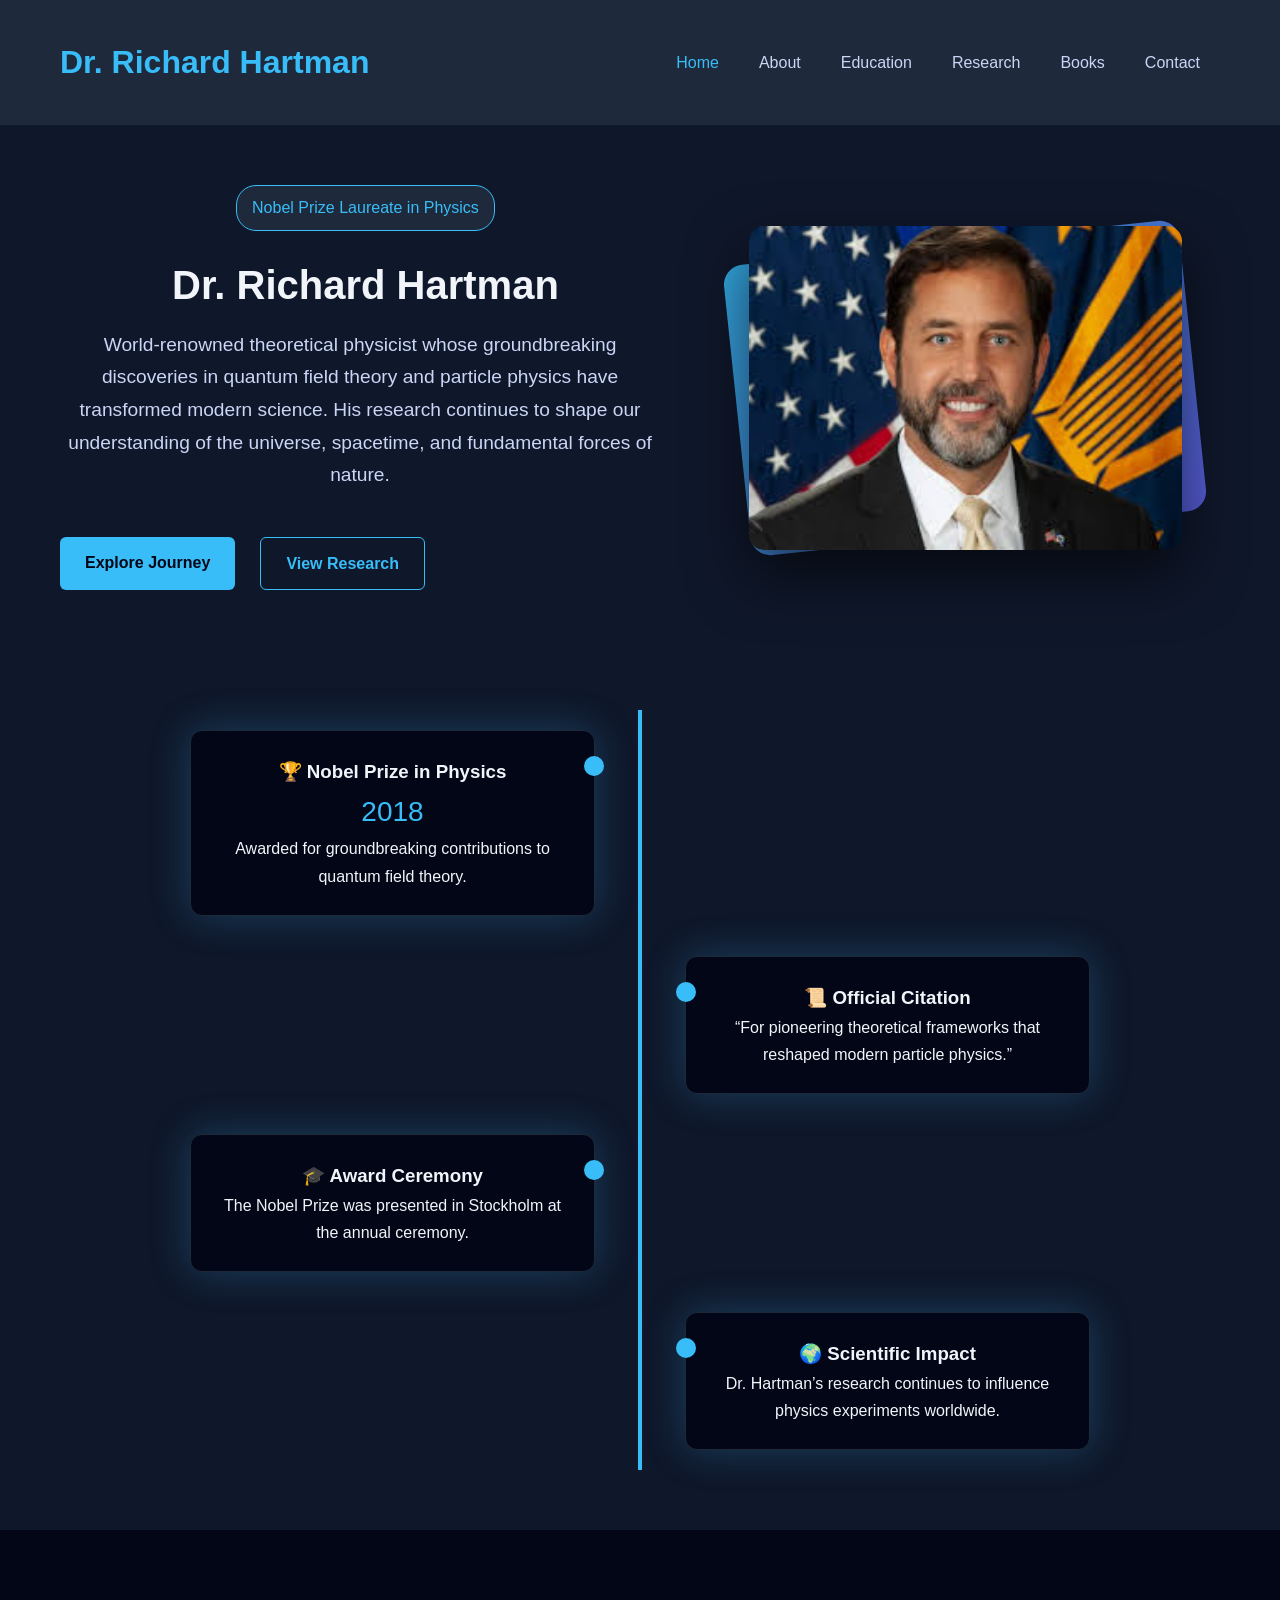
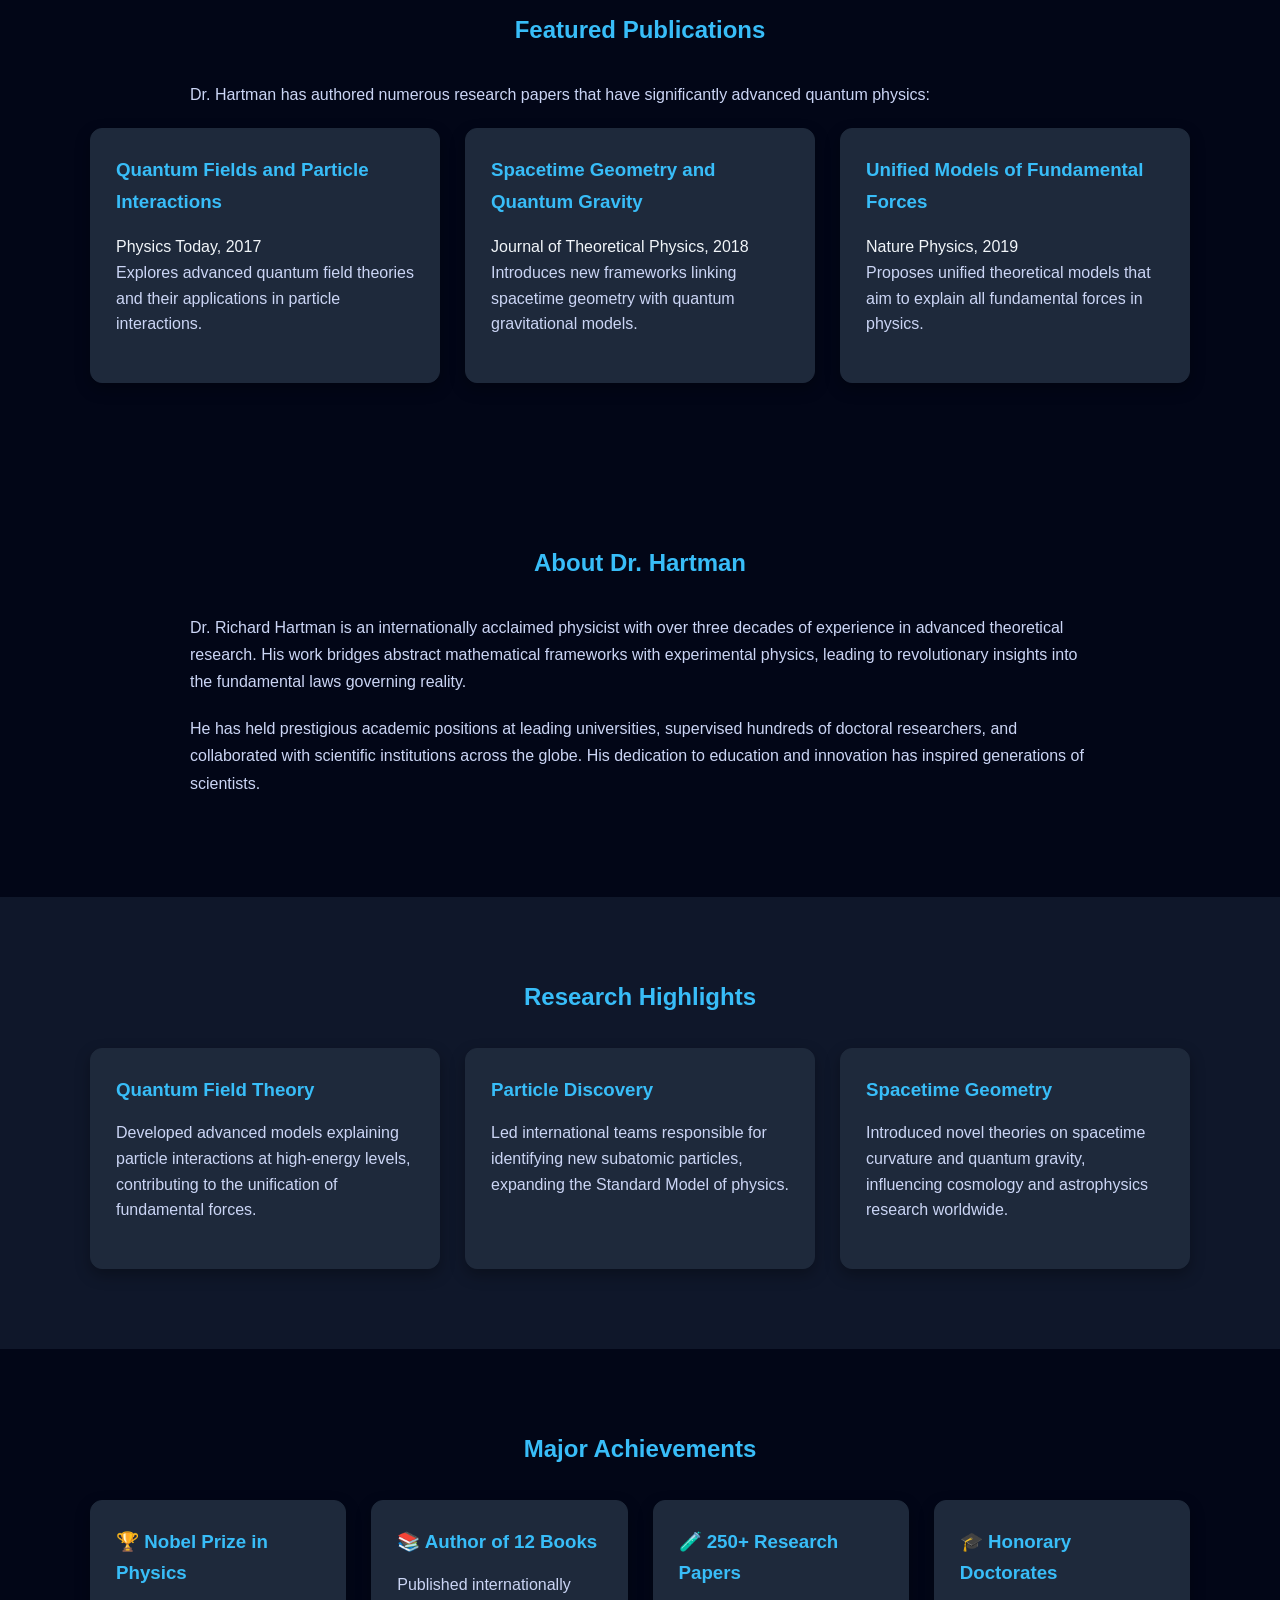
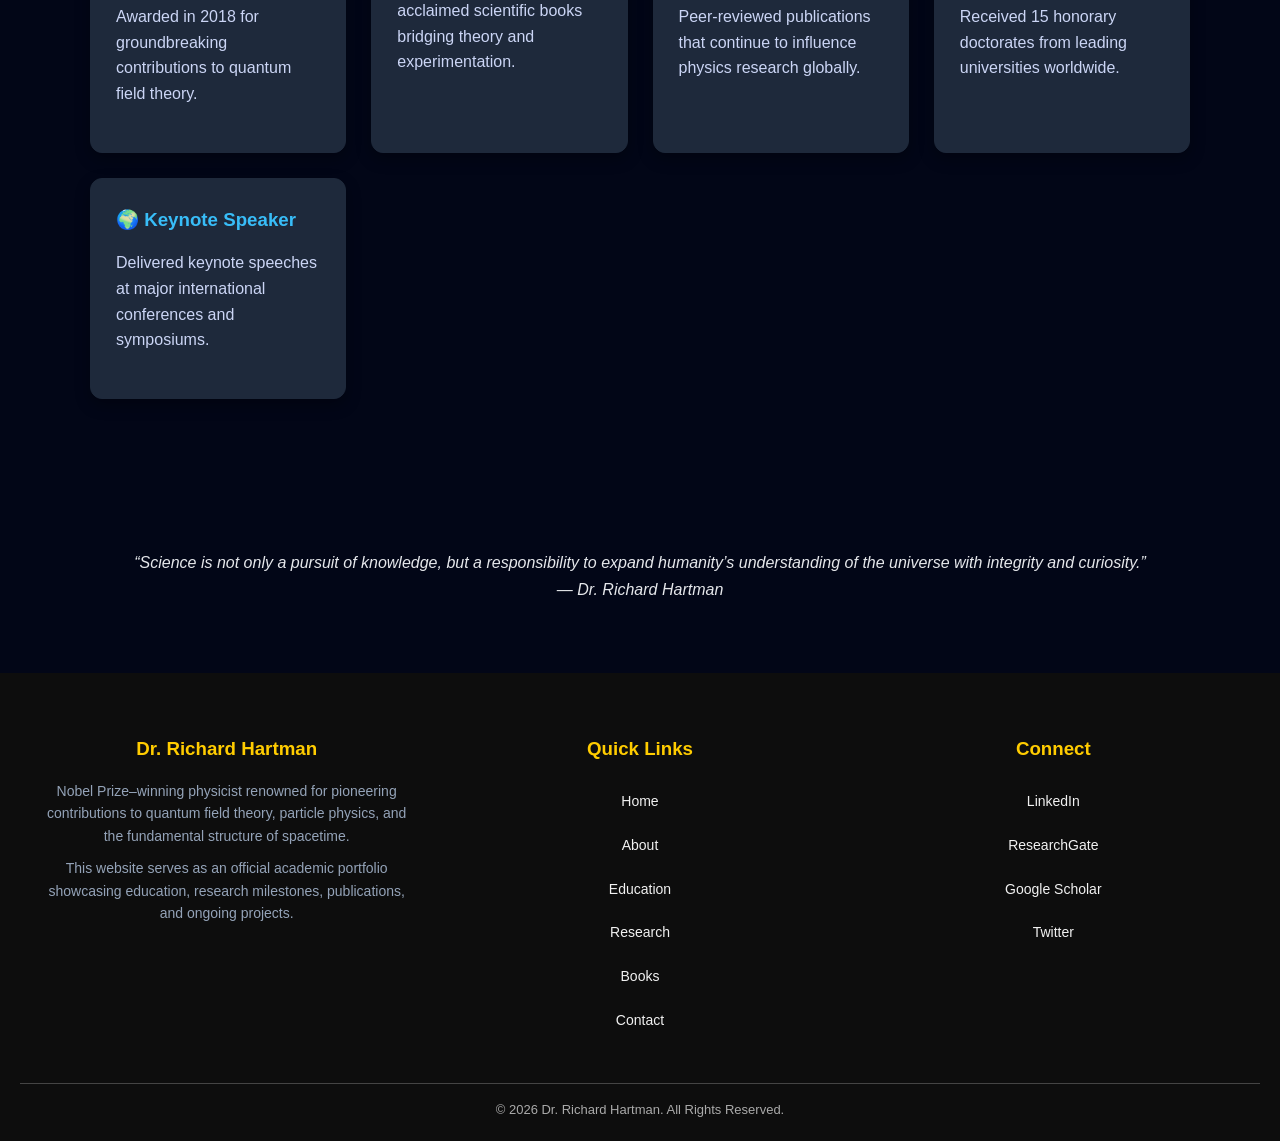
<file: index.html>
<!DOCTYPE html>
<html lang="en">
<head>
  <meta charset="UTF-8">
  <title>Dr. Richard Hartman | Nobel Laureate Physicist</title>
  <meta name="viewport" content="width=device-width, initial-scale=1.0">
  <link rel="stylesheet" href="style.css">
</head>
<body>

<!-- ================= HEADER ================= -->
<header>
  <div class="nav">
    <h1>Dr. Richard Hartman</h1>
    <ul>
      <li><a href="index.html" class="active">Home</a></li>
      <li><a href="about.html">About</a></li>
      <li><a href="education.html">Education</a></li>
      <li><a href="research.html">Research</a></li>
      <li><a href="books.html">Books</a></li>
      <li><a href="contact.html">Contact</a></li>
    </ul>
  </div>
</header>

<!-- ================= HERO SECTION ================= -->
<section class="hero">
  <div class="hero-text">
    <span class="badge">Nobel Prize Laureate in Physics</span>
    <h2>Dr. Richard Hartman</h2>
    <p>
      World-renowned theoretical physicist whose groundbreaking discoveries in
      quantum field theory and particle physics have transformed modern science.
      His research continues to shape our understanding of the universe,
      spacetime, and fundamental forces of nature.
    </p>

    <div class="buttons">
      <a href="about.html" class="btn">Explore Journey</a>
      <a href="research.html" class="btn outline">View Research</a>
    </div>
  </div>

  <div class="hero-img">
    <div class="img-bg"></div>
    <img src="dr.jpg" alt="Dr. Richard Hartman">
  </div>
</section>

<!-- ================= NOBEL CARD ================= -->
<section class="nobel-cards">
  <div class="nobel-grid">

    <div class="nobel-card">
      <h3>🏆 Nobel Prize in Physics</h3>
      <span class="year">2018</span>
      <p>Awarded for groundbreaking contributions to quantum field theory.</p>
    </div>

    <div class="nobel-card">
      <h3>📜 Official Citation</h3>
      <p>“For pioneering theoretical frameworks that reshaped modern particle physics.”</p>
    </div>

    <div class="nobel-card">
      <h3>🎓 Award Ceremony</h3>
      <p>The Nobel Prize was presented in Stockholm at the annual ceremony.</p>
    </div>

    <div class="nobel-card">
      <h3>🌍 Scientific Impact</h3>
      <p>Dr. Hartman’s research continues to influence physics experiments worldwide.</p>
    </div>

  </div>
</section>

<!-- ================= INTERMEDIATE CONTENT (GAP FILLER) ================= -->
<section class="section light">
  <h2>Featured Publications</h2>
  <p>Dr. Hartman has authored numerous research papers that have significantly advanced quantum physics:</p>

  <div class="cards">
    <div class="card">
      <h3>Quantum Fields and Particle Interactions</h3>
      <span>Physics Today, 2017</span>
      <p>Explores advanced quantum field theories and their applications in particle interactions.</p>
    </div>

    <div class="card">
      <h3>Spacetime Geometry and Quantum Gravity</h3>
      <span>Journal of Theoretical Physics, 2018</span>
      <p>Introduces new frameworks linking spacetime geometry with quantum gravitational models.</p>
    </div>

    <div class="card">
      <h3>Unified Models of Fundamental Forces</h3>
      <span>Nature Physics, 2019</span>
      <p>Proposes unified theoretical models that aim to explain all fundamental forces in physics.</p>
    </div>
  </div>
</section>


<!-- ================= ABOUT PREVIEW ================= -->
<section class="section light">
  <h2>About Dr. Hartman</h2>
  <p>
    Dr. Richard Hartman is an internationally acclaimed physicist with over
    three decades of experience in advanced theoretical research. His work
    bridges abstract mathematical frameworks with experimental physics,
    leading to revolutionary insights into the fundamental laws governing
    reality.
  </p>
  <p>
    He has held prestigious academic positions at leading universities,
    supervised hundreds of doctoral researchers, and collaborated with
    scientific institutions across the globe. His dedication to education
    and innovation has inspired generations of scientists.
  </p>
</section>

<!-- ================= RESEARCH HIGHLIGHTS ================= -->
<section class="section dark">
  <h2>Research Highlights</h2>
  <div class="cards">
    <div class="card">
      <h3>Quantum Field Theory</h3>
      <p>
        Developed advanced models explaining particle interactions at
        high-energy levels, contributing to the unification of fundamental
        forces.
      </p>
    </div>

    <div class="card">
      <h3>Particle Discovery</h3>
      <p>
        Led international teams responsible for identifying new subatomic
        particles, expanding the Standard Model of physics.
      </p>
    </div>

    <div class="card">
      <h3>Spacetime Geometry</h3>
      <p>
        Introduced novel theories on spacetime curvature and quantum gravity,
        influencing cosmology and astrophysics research worldwide.
      </p>
    </div>
  </div>
</section>

<!-- ================= ACHIEVEMENTS ================= -->
<section class="section light">
  <h2>Major Achievements</h2>
  
  <div class="cards">
    <div class="card">
      <h3>🏆 Nobel Prize in Physics</h3>
      <p>Awarded in 2018 for groundbreaking contributions to quantum field theory.</p>
    </div>

    <div class="card">
      <h3>📚 Author of 12 Books</h3>
      <p>Published internationally acclaimed scientific books bridging theory and experimentation.</p>
    </div>

    <div class="card">
      <h3>🧪 250+ Research Papers</h3>
      <p>Peer-reviewed publications that continue to influence physics research globally.</p>
    </div>

    <div class="card">
      <h3>🎓 Honorary Doctorates</h3>
      <p>Received 15 honorary doctorates from leading universities worldwide.</p>
    </div>

    <div class="card">
      <h3>🌍 Keynote Speaker</h3>
      <p>Delivered keynote speeches at major international conferences and symposiums.</p>
    </div>
  </div>
</section>


<!-- ================= QUOTE ================= -->
<section class="quote">
  <p>
    “Science is not only a pursuit of knowledge, but a responsibility
    to expand humanity’s understanding of the universe with integrity
    and curiosity.”
  </p>
  <span>— Dr. Richard Hartman</span>
</section>

<!-- ================= FOOTER ================= -->
<footer>
  <div class="footer-container">
    <div class="footer-about">
      <h3>Dr. Richard Hartman</h3>
      <p>
        Nobel Prize–winning physicist renowned for pioneering contributions
        to quantum field theory, particle physics, and the fundamental
        structure of spacetime.
      </p>
      <p>
        This website serves as an official academic portfolio showcasing
        education, research milestones, publications, and ongoing projects.
      </p>
    </div>

    <div class="footer-links">
      <h3>Quick Links</h3>
      <a href="index.html">Home</a>
      <a href="about.html">About</a>
      <a href="education.html">Education</a>
      <a href="research.html">Research</a>
      <a href="books.html">Books</a>
      <a href="contact.html">Contact</a>
    </div>

    <div class="footer-links">
      <h3>Connect</h3>
      <a href="#">LinkedIn</a>
      <a href="#">ResearchGate</a>
      <a href="#">Google Scholar</a>
      <a href="#">Twitter</a>
    </div>
  </div>

  <div class="footer-bottom">
    <hr>
    <p>© 2026 Dr. Richard Hartman. All Rights Reserved.</p>
  </div>
</footer>


</body>
</html>
</file>
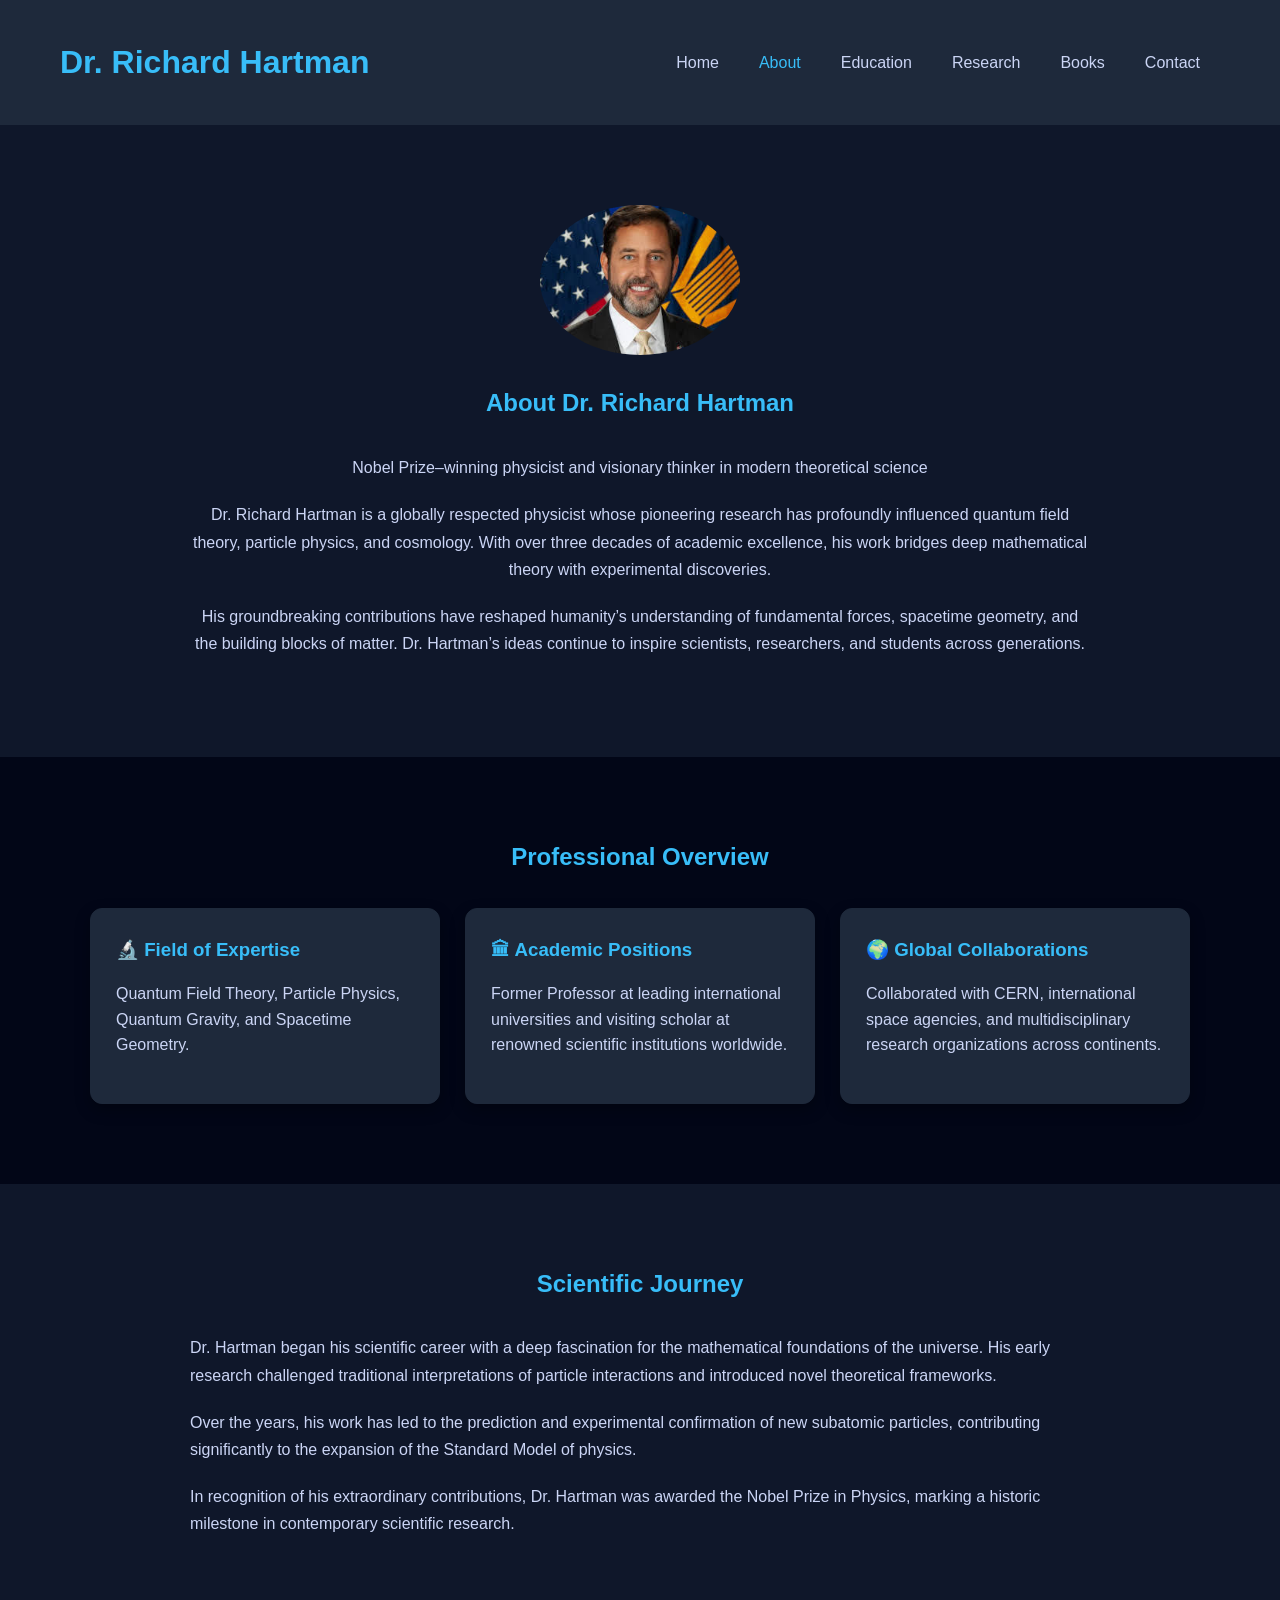
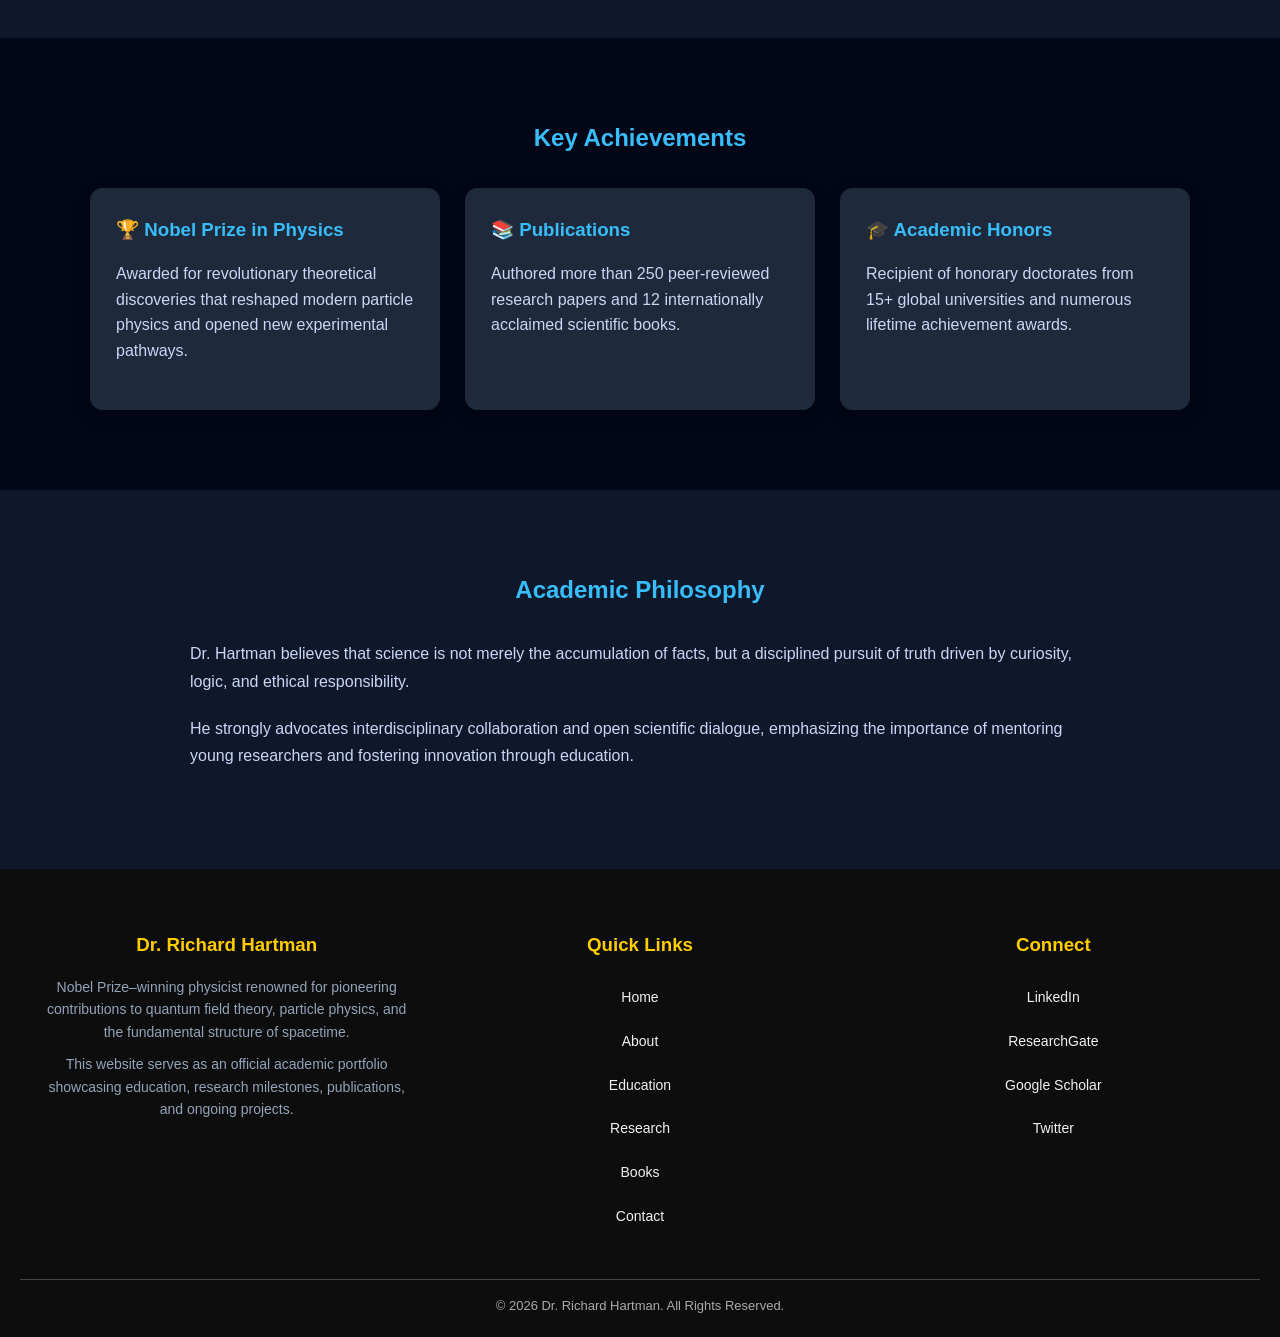
<file: about.html>
<!DOCTYPE html>
<html lang="en">
<head>
  <meta charset="UTF-8">
  <title>About | Dr. Richard Hartman</title>
  <meta name="viewport" content="width=device-width, initial-scale=1.0">
  <link rel="stylesheet" href="style.css">
</head>
<body>

<!-- ================= HEADER ================= -->
<header>
  <div class="nav">
    <h1>Dr. Richard Hartman</h1>
    <ul>
      <li><a href="index.html">Home</a></li>
      <li><a href="about.html" class="active">About</a></li>
      <li><a href="education.html">Education</a></li>
      <li><a href="research.html">Research</a></li>
      <li><a href="books.html">Books</a></li>
      <li><a href="contact.html">Contact</a></li>
    </ul>
  </div>
</header>

<!-- ================= ABOUT INTRO ================= -->
<section class="section dark fade-up">
  <div style="max-width:900px;margin:auto;text-align:center;">
    <img src="dr.jpg" class="profile-pic" alt="Dr. Richard Hartman">

    <h2>About Dr. Richard Hartman</h2>
    <p class="subtitle">
      Nobel Prize–winning physicist and visionary thinker in modern theoretical science
    </p>

    <p>
      Dr. Richard Hartman is a globally respected physicist whose pioneering research
      has profoundly influenced quantum field theory, particle physics, and cosmology.
      With over three decades of academic excellence, his work bridges deep mathematical
      theory with experimental discoveries.
    </p>

    <p>
      His groundbreaking contributions have reshaped humanity’s understanding of
      fundamental forces, spacetime geometry, and the building blocks of matter.
      Dr. Hartman’s ideas continue to inspire scientists, researchers, and students
      across generations.
    </p>
  </div>
</section>

<!-- ================= INFO CARDS ================= -->
<section class="section light">
  <h2>Professional Overview</h2>

  <div class="cards">
    <div class="card">
      <h3>🔬 Field of Expertise</h3>
      <p>
        Quantum Field Theory, Particle Physics, Quantum Gravity,
        and Spacetime Geometry.
      </p>
    </div>

    <div class="card">
      <h3>🏛 Academic Positions</h3>
      <p>
        Former Professor at leading international universities and
        visiting scholar at renowned scientific institutions worldwide.
      </p>
    </div>

    <div class="card">
      <h3>🌍 Global Collaborations</h3>
      <p>
        Collaborated with CERN, international space agencies,
        and multidisciplinary research organizations across continents.
      </p>
    </div>
  </div>
</section>

<!-- ================= CAREER STORY ================= -->
<section class="section dark">
  <h2>Scientific Journey</h2>

  <p>
    Dr. Hartman began his scientific career with a deep fascination
    for the mathematical foundations of the universe. His early research
    challenged traditional interpretations of particle interactions and
    introduced novel theoretical frameworks.
  </p>

  <p>
    Over the years, his work has led to the prediction and experimental
    confirmation of new subatomic particles, contributing significantly
    to the expansion of the Standard Model of physics.
  </p>

  <p>
    In recognition of his extraordinary contributions, Dr. Hartman was
    awarded the Nobel Prize in Physics, marking a historic milestone
    in contemporary scientific research.
  </p>
</section>

<!-- ================= ACHIEVEMENT CARDS ================= -->
<section class="section light">
  <h2>Key Achievements</h2>

  <div class="cards">
    <div class="card">
      <h3>🏆 Nobel Prize in Physics</h3>
      <p>
        Awarded for revolutionary theoretical discoveries that reshaped
        modern particle physics and opened new experimental pathways.
      </p>
    </div>

    <div class="card">
      <h3>📚 Publications</h3>
      <p>
        Authored more than 250 peer-reviewed research papers and
        12 internationally acclaimed scientific books.
      </p>
    </div>

    <div class="card">
      <h3>🎓 Academic Honors</h3>
      <p>
        Recipient of honorary doctorates from 15+ global universities
        and numerous lifetime achievement awards.
      </p>
    </div>
  </div>
</section>

<!-- ================= PHILOSOPHY ================= -->
<section class="section dark">
  <h2>Academic Philosophy</h2>

  <p>
    Dr. Hartman believes that science is not merely the accumulation of
    facts, but a disciplined pursuit of truth driven by curiosity,
    logic, and ethical responsibility.
  </p>

  <p>
    He strongly advocates interdisciplinary collaboration and open
    scientific dialogue, emphasizing the importance of mentoring
    young researchers and fostering innovation through education.
  </p>
</section>

<!-- ================= FOOTER ================= -->
<footer>
  <div class="footer-container">
    <div class="footer-about">
      <h3>Dr. Richard Hartman</h3>
      <p>
        Nobel Prize–winning physicist renowned for pioneering contributions
        to quantum field theory, particle physics, and the fundamental
        structure of spacetime.
      </p>
      <p>
        This website serves as an official academic portfolio showcasing
        education, research milestones, publications, and ongoing projects.
      </p>
    </div>

    <div class="footer-links">
      <h3>Quick Links</h3>
      <a href="index.html">Home</a>
      <a href="about.html">About</a>
      <a href="education.html">Education</a>
      <a href="research.html">Research</a>
      <a href="books.html">Books</a>
      <a href="contact.html">Contact</a>
    </div>

    <div class="footer-links">
      <h3>Connect</h3>
      <a href="#">LinkedIn</a>
      <a href="#">ResearchGate</a>
      <a href="#">Google Scholar</a>
      <a href="#">Twitter</a>
    </div>
  </div>

  <div class="footer-bottom">
    <hr>
    <p>© 2026 Dr. Richard Hartman. All Rights Reserved.</p>
  </div>
</footer>


</body>
</html>
</file>
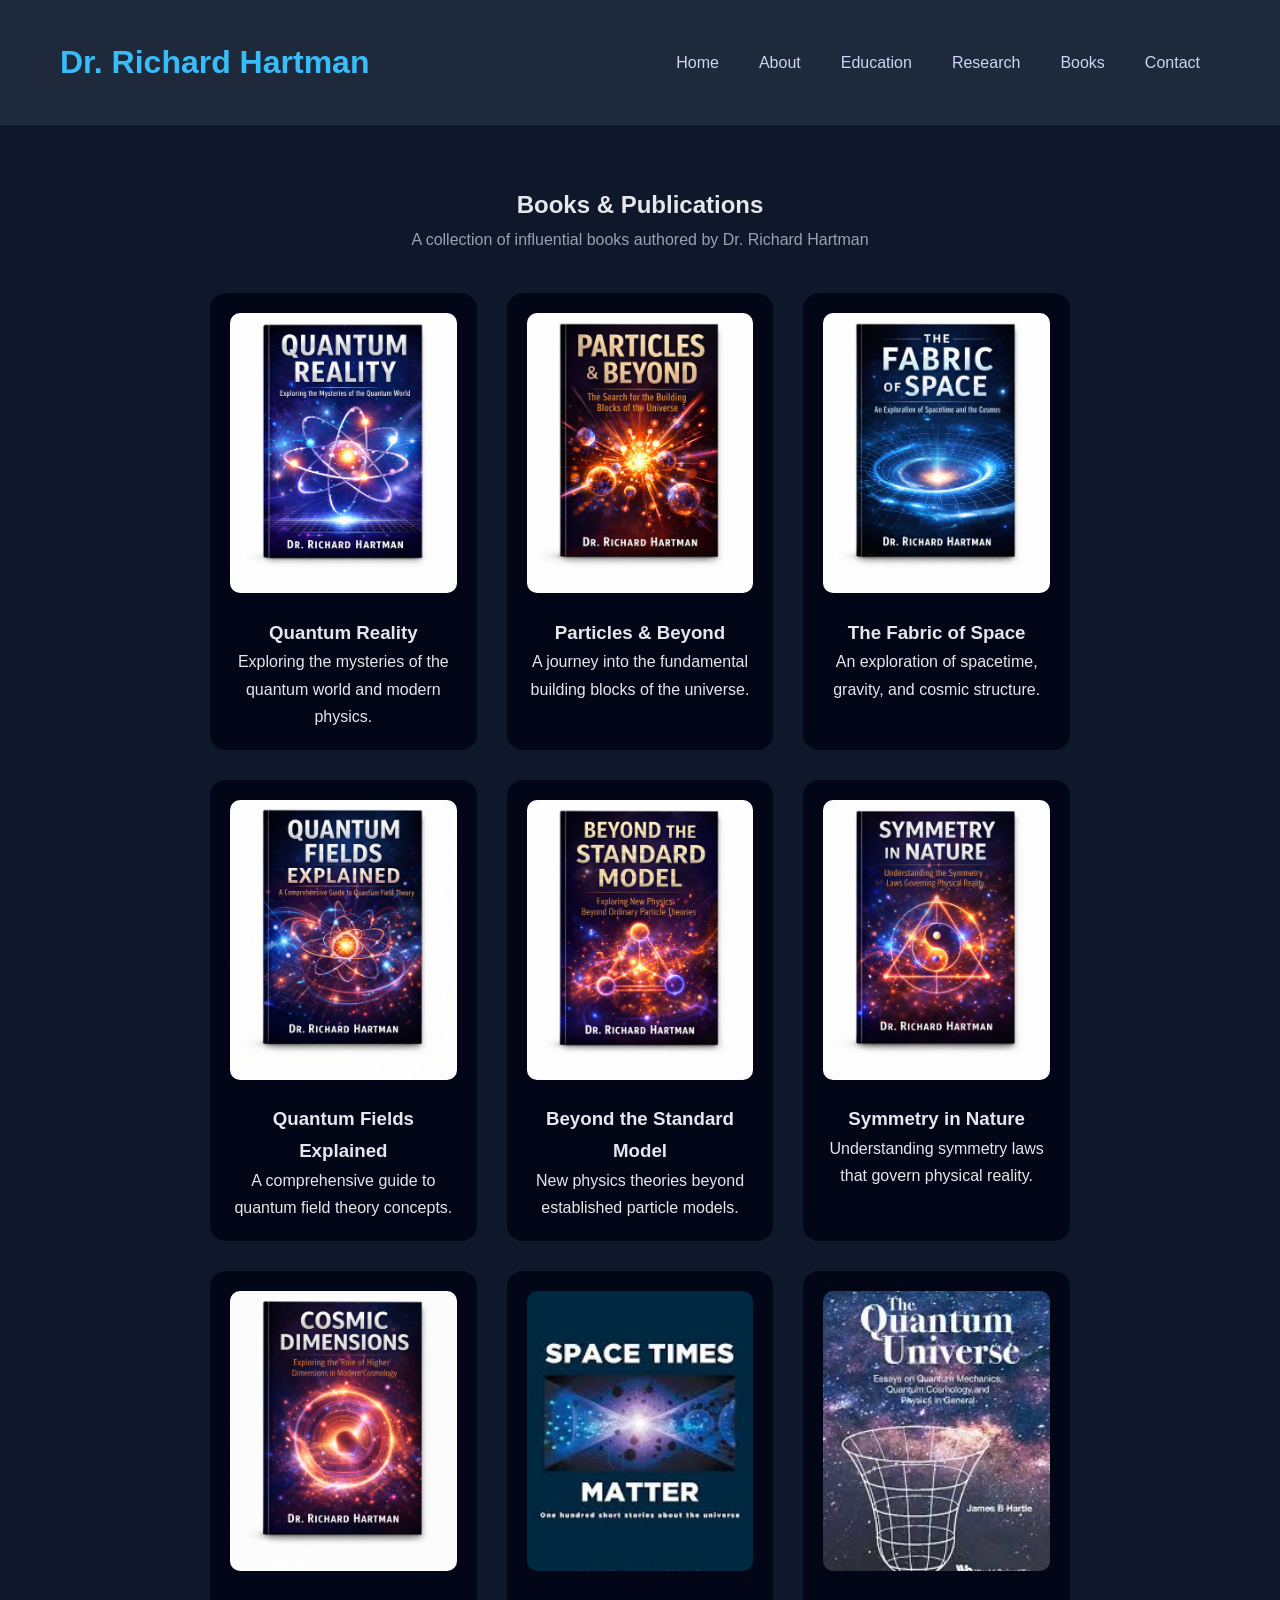
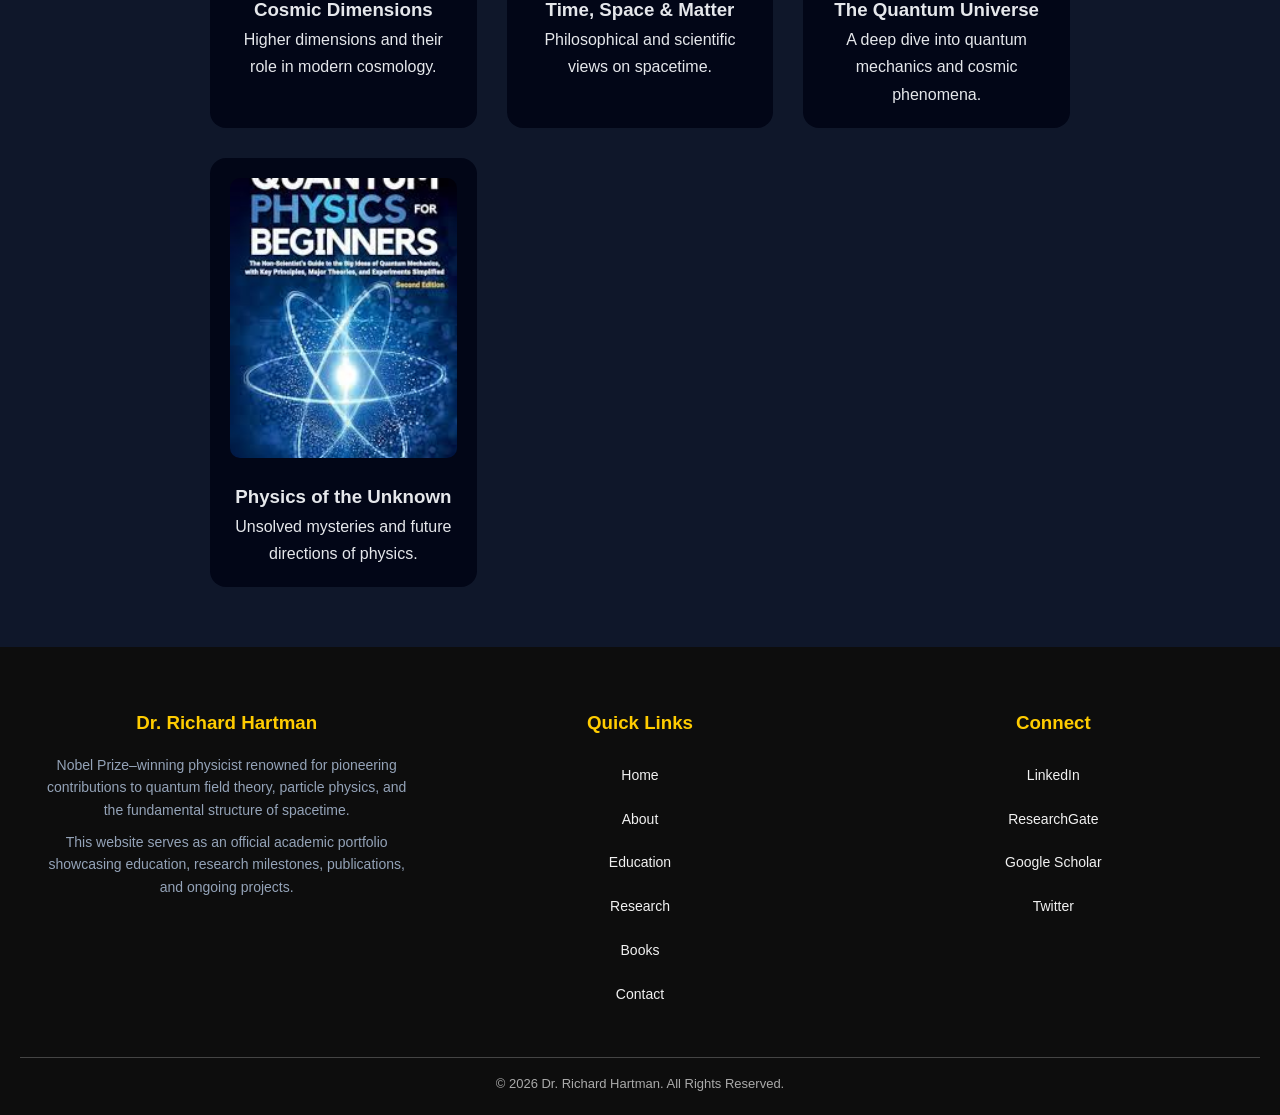
<file: books.html>
<!DOCTYPE html>
<html lang="en">
<head>
  <meta charset="UTF-8">
  <title>Books | Dr. Richard Hartman</title>
  <meta name="viewport" content="width=device-width, initial-scale=1.0">
  <link rel="stylesheet" href="style.css">
</head>
<body>

<header>
  <div class="nav">
    <h1>Dr. Richard Hartman</h1>
    <ul>
      <li><a href="index.html">Home</a></li>
      <li><a href="about.html">About</a></li>
      <li><a href="education.html">Education</a></li>
      <li><a href="research.html">Research</a></li>
      <li><a href="books.html">Books</a></li>
      <li><a href="contact.html">Contact</a></li>
    </ul>
  </div>
</header>

<section class="page">
  <h2 class="fade-down">Books & Publications</h2>
  <p class="subtitle">
    A collection of influential books authored by Dr. Richard Hartman
  </p>

  <div class="book-grid">

    <div class="book-card">
      <img src="quantumbook.png" alt="Quantum Reality">
      <h3>Quantum Reality</h3>
      <p>Exploring the mysteries of the quantum world and modern physics.</p>
    </div>

    <div class="book-card">
      <img src="particles.png" alt="Particles & Beyond">
      <h3>Particles & Beyond</h3>
      <p>A journey into the fundamental building blocks of the universe.</p>
    </div>

    <div class="book-card">
      <img src="thefabric.png" alt="The Fabric of Space">
      <h3>The Fabric of Space</h3>
      <p>An exploration of spacetime, gravity, and cosmic structure.</p>
    </div>

    <div class="book-card">
      <img src="fields.png" alt="Quantum Fields Explained">
      <h3>Quantum Fields Explained</h3>
      <p>A comprehensive guide to quantum field theory concepts.</p>
    </div>

    <div class="book-card">
      <img src="be.png" alt="Beyond the Standard Model">
      <h3>Beyond the Standard Model</h3>
      <p>New physics theories beyond established particle models.</p>
    </div>

    <div class="book-card">
      <img src="Symmetry and balance in nature.png" alt="Symmetry in Nature">
      <h3>Symmetry in Nature</h3>
      <p>Understanding symmetry laws that govern physical reality.</p>
    </div>

    <div class="book-card">
      <img src="cosmic.png" alt="Cosmic Dimensions">
      <h3>Cosmic Dimensions</h3>
      <p>Higher dimensions and their role in modern cosmology.</p>
    </div>

    <div class="book-card">
      <img src="the time.jpg" alt="Time, Space & Matter">
      <h3>Time, Space & Matter</h3>
      <p>Philosophical and scientific views on spacetime.</p>
    </div>

    <div class="book-card">
      <img src="the qu.jpg" alt="The Quantum Universe">
      <h3>The Quantum Universe</h3>
      <p>A deep dive into quantum mechanics and cosmic phenomena.</p>
    </div>

    <div class="book-card">
      <img src="the un.jpg" alt="Physics of the Unknown">
      <h3>Physics of the Unknown</h3>
      <p>Unsolved mysteries and future directions of physics.</p>
    </div>

  </div>
</section>

<footer>
  <div class="footer-container">
    <div class="footer-about">
      <h3>Dr. Richard Hartman</h3>
      <p>
        Nobel Prize–winning physicist renowned for pioneering contributions
        to quantum field theory, particle physics, and the fundamental
        structure of spacetime.
      </p>
      <p>
        This website serves as an official academic portfolio showcasing
        education, research milestones, publications, and ongoing projects.
      </p>
    </div>

    <div class="footer-links">
      <h3>Quick Links</h3>
      <a href="index.html">Home</a>
      <a href="about.html">About</a>
      <a href="education.html">Education</a>
      <a href="research.html">Research</a>
      <a href="books.html">Books</a>
      <a href="contact.html">Contact</a>
    </div>

    <div class="footer-links">
      <h3>Connect</h3>
      <a href="#">LinkedIn</a>
      <a href="#">ResearchGate</a>
      <a href="#">Google Scholar</a>
      <a href="#">Twitter</a>
    </div>
  </div>

  <div class="footer-bottom">
    <hr>
    <p>© 2026 Dr. Richard Hartman. All Rights Reserved.</p>
  </div>
</footer>

</body>
</html>
</file>
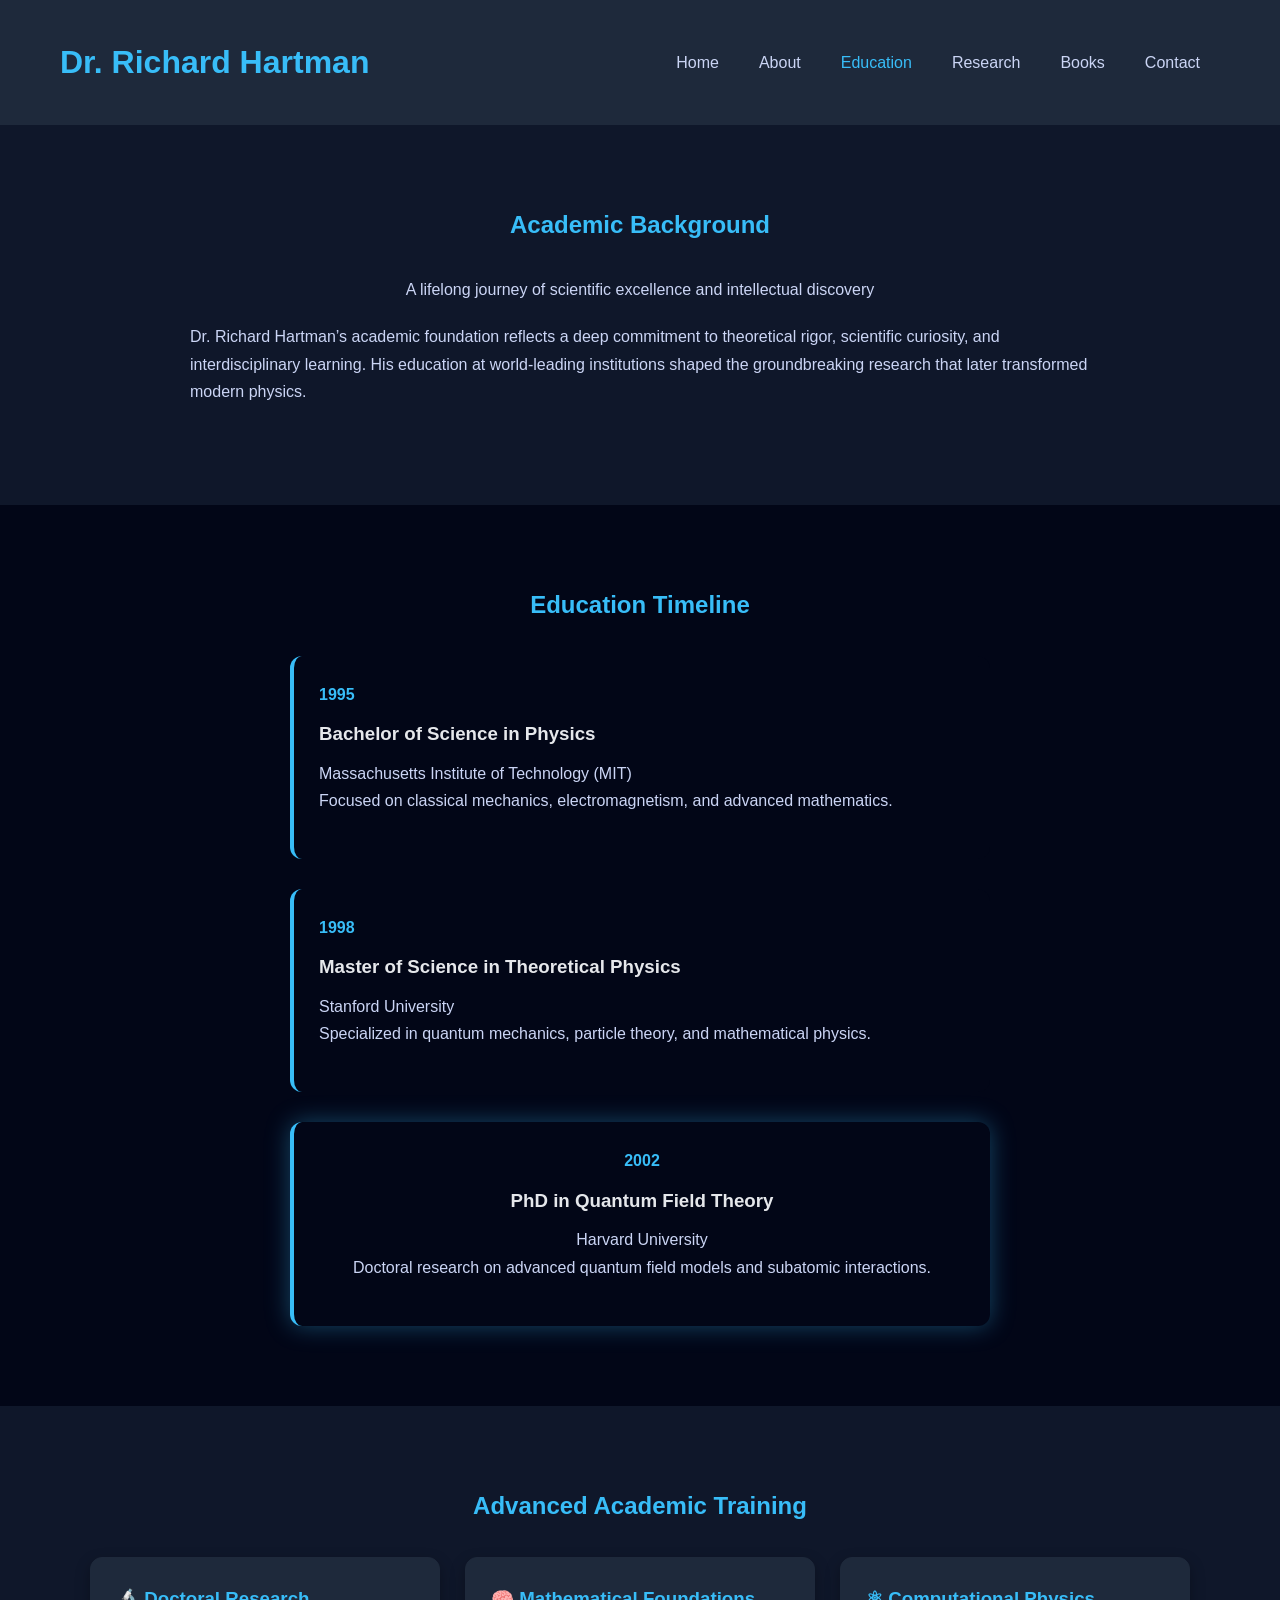
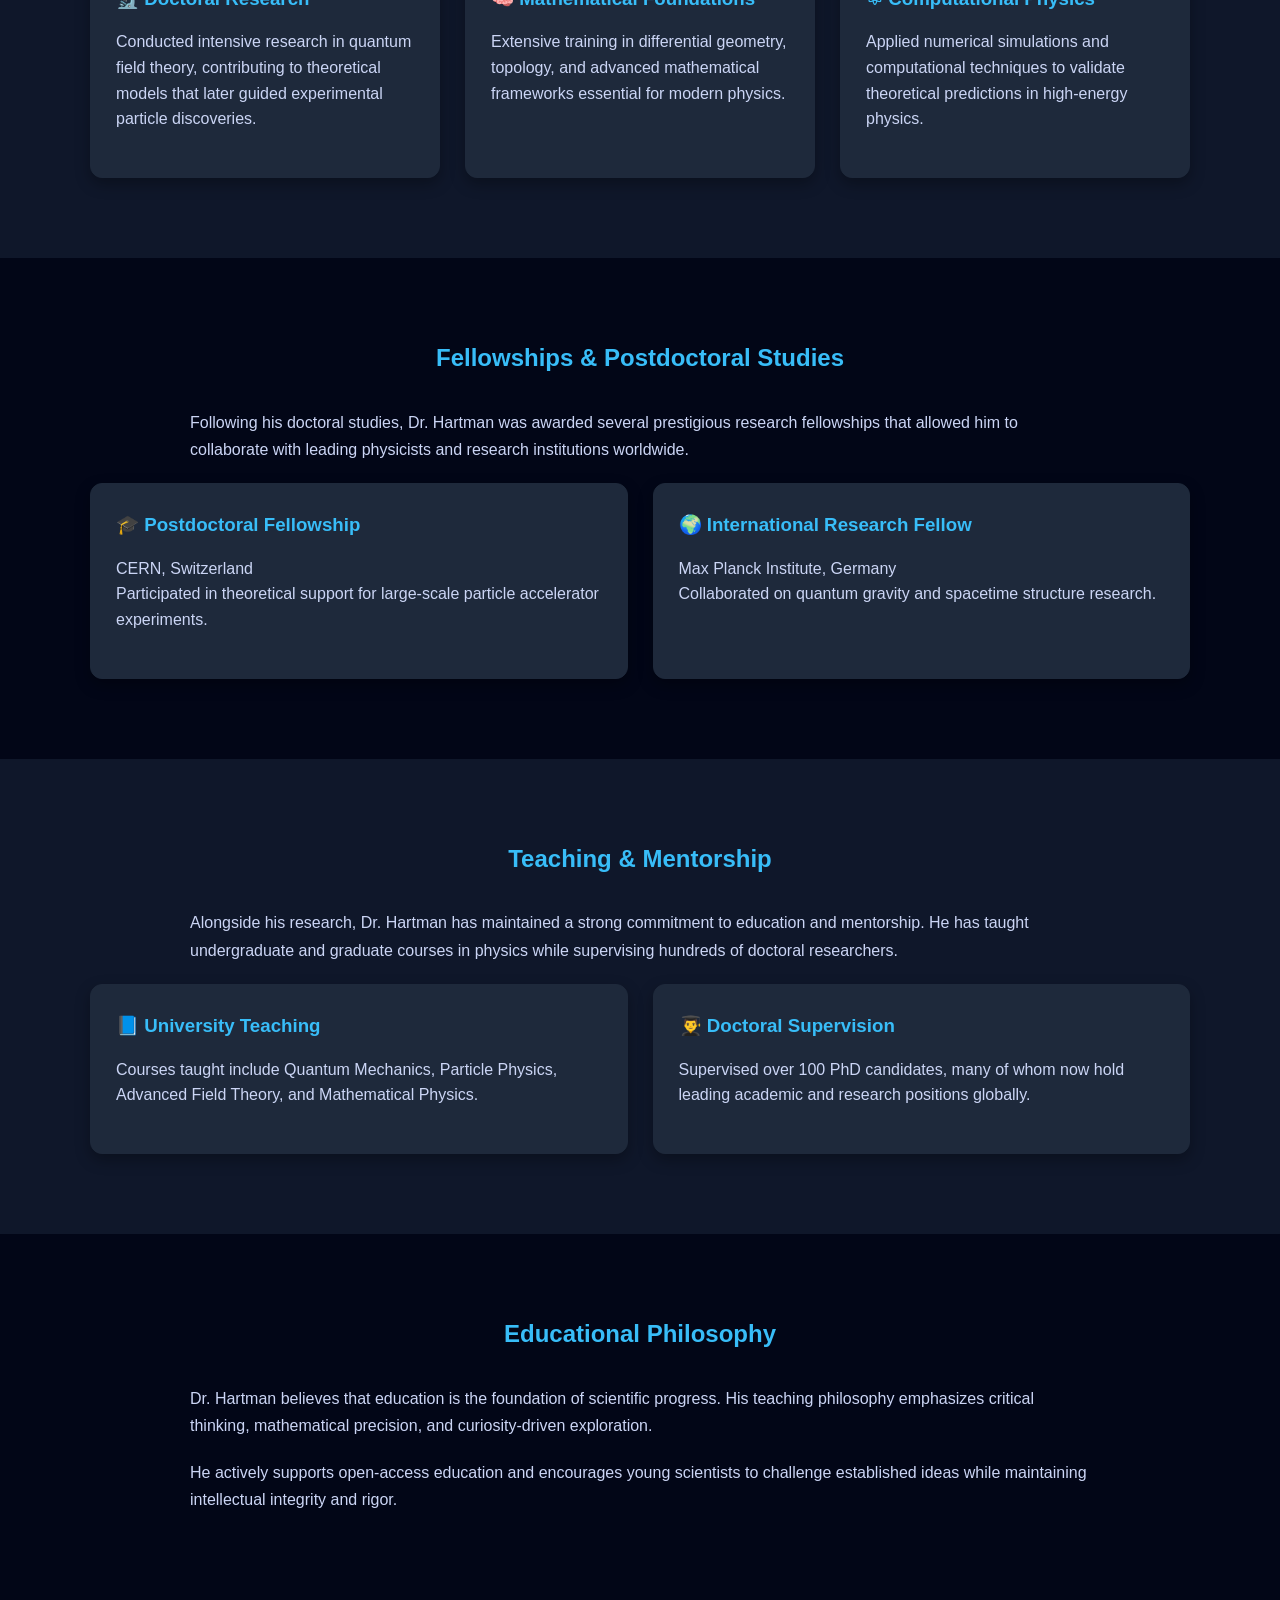
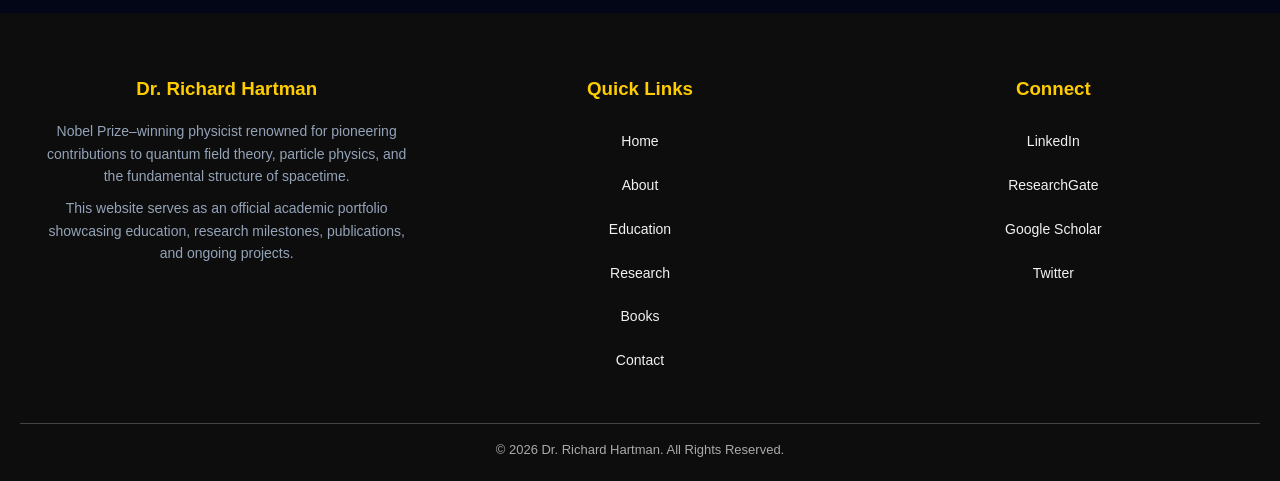
<file: education.html>
<!DOCTYPE html>
<html lang="en">
<head>
  <meta charset="UTF-8">
  <title>Education | Dr. Richard Hartman</title>
  <meta name="viewport" content="width=device-width, initial-scale=1.0">
  <link rel="stylesheet" href="style.css">
</head>
<body>

<!-- ================= HEADER ================= -->
<header>
  <div class="nav">
    <h1>Dr. Richard Hartman</h1>
    <ul>
      <li><a href="index.html">Home</a></li>
      <li><a href="about.html">About</a></li>
      <li><a href="education.html" class="active">Education</a></li>
      <li><a href="research.html">Research</a></li>
      <li><a href="books.html">Books</a></li>
      <li><a href="contact.html">Contact</a></li>
    </ul>
  </div>
</header>

<!-- ================= EDUCATION INTRO ================= -->
<section class="section dark fade-up">
  <h2>Academic Background</h2>
  <p class="subtitle">
    A lifelong journey of scientific excellence and intellectual discovery
  </p>

  <p>
    Dr. Richard Hartman’s academic foundation reflects a deep commitment
    to theoretical rigor, scientific curiosity, and interdisciplinary learning.
    His education at world-leading institutions shaped the groundbreaking
    research that later transformed modern physics.
  </p>
</section>

<!-- ================= EDUCATION TIMELINE ================= -->
<section class="section light">
  <h2>Education Timeline</h2>

  <div class="timeline">

    <div class="timeline-item">
      <span class="year">1995</span>
      <h3>Bachelor of Science in Physics</h3>
      <p>
        Massachusetts Institute of Technology (MIT)<br>
        Focused on classical mechanics, electromagnetism, and advanced mathematics.
      </p>
    </div>

    <div class="timeline-item">
      <span class="year">1998</span>
      <h3>Master of Science in Theoretical Physics</h3>
      <p>
        Stanford University<br>
        Specialized in quantum mechanics, particle theory, and mathematical physics.
      </p>
    </div>

    <div class="timeline-item highlight">
      <span class="year">2002</span>
      <h3>PhD in Quantum Field Theory</h3>
      <p>
        Harvard University<br>
        Doctoral research on advanced quantum field models and subatomic interactions.
      </p>
    </div>

  </div>
</section>

<!-- ================= ACADEMIC TRAINING CARDS ================= -->
<section class="section dark">
  <h2>Advanced Academic Training</h2>

  <div class="cards">
    <div class="card">
      <h3>🔬 Doctoral Research</h3>
      <p>
        Conducted intensive research in quantum field theory, contributing
        to theoretical models that later guided experimental particle discoveries.
      </p>
    </div>

    <div class="card">
      <h3>🧠 Mathematical Foundations</h3>
      <p>
        Extensive training in differential geometry, topology, and advanced
        mathematical frameworks essential for modern physics.
      </p>
    </div>

    <div class="card">
      <h3>⚛ Computational Physics</h3>
      <p>
        Applied numerical simulations and computational techniques to
        validate theoretical predictions in high-energy physics.
      </p>
    </div>
  </div>
</section>

<!-- ================= FELLOWSHIPS & POSTDOC ================= -->
<section class="section light">
  <h2>Fellowships & Postdoctoral Studies</h2>

  <p>
    Following his doctoral studies, Dr. Hartman was awarded several
    prestigious research fellowships that allowed him to collaborate
    with leading physicists and research institutions worldwide.
  </p>

  <div class="cards">
    <div class="card">
      <h3>🎓 Postdoctoral Fellowship</h3>
      <p>
        CERN, Switzerland<br>
        Participated in theoretical support for large-scale particle
        accelerator experiments.
      </p>
    </div>

    <div class="card">
      <h3>🌍 International Research Fellow</h3>
      <p>
        Max Planck Institute, Germany<br>
        Collaborated on quantum gravity and spacetime structure research.
      </p>
    </div>
  </div>
</section>

<!-- ================= TEACHING EXPERIENCE ================= -->
<section class="section dark">
  <h2>Teaching & Mentorship</h2>

  <p>
    Alongside his research, Dr. Hartman has maintained a strong commitment
    to education and mentorship. He has taught undergraduate and graduate
    courses in physics while supervising hundreds of doctoral researchers.
  </p>

  <div class="cards">
    <div class="card">
      <h3>📘 University Teaching</h3>
      <p>
        Courses taught include Quantum Mechanics, Particle Physics,
        Advanced Field Theory, and Mathematical Physics.
      </p>
    </div>

    <div class="card">
      <h3>👨‍🎓 Doctoral Supervision</h3>
      <p>
        Supervised over 100 PhD candidates, many of whom now hold
        leading academic and research positions globally.
      </p>
    </div>
  </div>
</section>

<!-- ================= EDUCATION PHILOSOPHY ================= -->
<section class="section light">
  <h2>Educational Philosophy</h2>

  <p>
    Dr. Hartman believes that education is the foundation of scientific
    progress. His teaching philosophy emphasizes critical thinking,
    mathematical precision, and curiosity-driven exploration.
  </p>

  <p>
    He actively supports open-access education and encourages young
    scientists to challenge established ideas while maintaining
    intellectual integrity and rigor.
  </p>
</section>

<!-- ================= FOOTER ================= -->
<footer>
  <div class="footer-container">
    <div class="footer-about">
      <h3>Dr. Richard Hartman</h3>
      <p>
        Nobel Prize–winning physicist renowned for pioneering contributions
        to quantum field theory, particle physics, and the fundamental
        structure of spacetime.
      </p>
      <p>
        This website serves as an official academic portfolio showcasing
        education, research milestones, publications, and ongoing projects.
      </p>
    </div>

    <div class="footer-links">
      <h3>Quick Links</h3>
      <a href="index.html">Home</a>
      <a href="about.html">About</a>
      <a href="education.html">Education</a>
      <a href="research.html">Research</a>
      <a href="books.html">Books</a>
      <a href="contact.html">Contact</a>
    </div>

    <div class="footer-links">
      <h3>Connect</h3>
      <a href="#">LinkedIn</a>
      <a href="#">ResearchGate</a>
      <a href="#">Google Scholar</a>
      <a href="#">Twitter</a>
    </div>
  </div>

  <div class="footer-bottom">
    <hr>
    <p>© 2026 Dr. Richard Hartman. All Rights Reserved.</p>
  </div>
</footer>


</body>
</html>
</file>
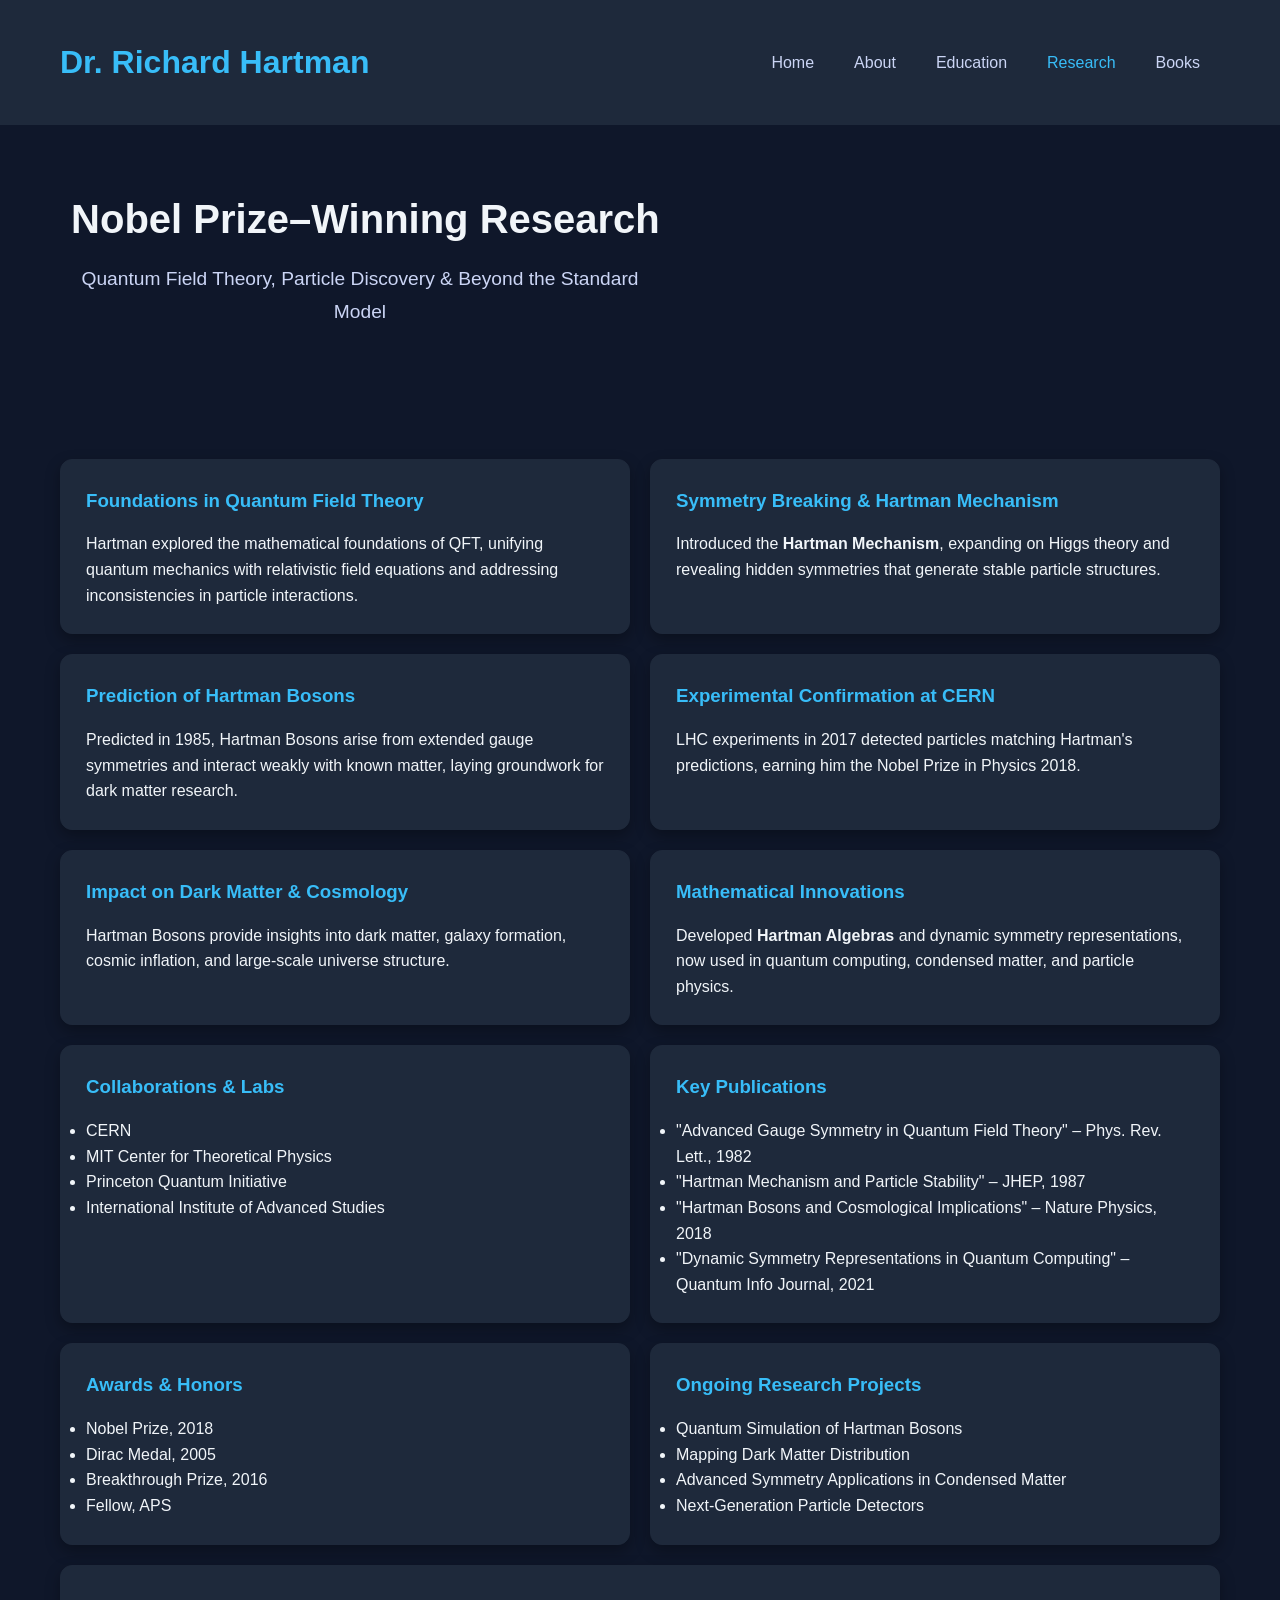
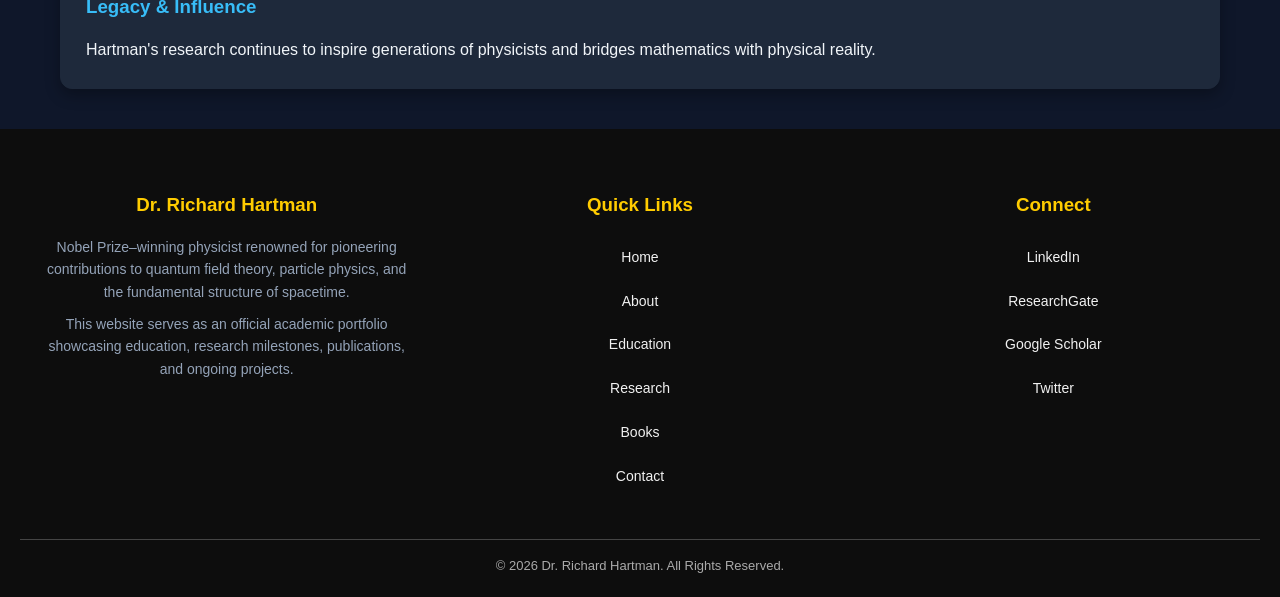
<file: research.html>
<!DOCTYPE html>
<html lang="en">
<head>
  <meta charset="UTF-8">
  <title>Research | Dr. Richard Hartman</title>
  <meta name="viewport" content="width=device-width, initial-scale=1.0">
  <link rel="stylesheet" href="style.css">
</head>
<body>

<header>
  <div class="nav">
    <h1>Dr. Richard Hartman</h1>
    <ul>
      <li><a href="index.html">Home</a></li>
      <li><a href="about.html">About</a></li>
      <li><a href="education.html">Education</a></li>
      <li><a href="research.html" class="active">Research</a></li>
      <li><a href="books.html">Books</a></li>
    </ul>
  </div>
</header>

<section class="hero">
  <div class="hero-content">
    <h2>Nobel Prize–Winning Research</h2>
    <p>Quantum Field Theory, Particle Discovery & Beyond the Standard Model</p>
  </div>
</section>

<section class="research-cards">

  <!-- Card 1 -->
  <div class="card">
    <h3>Foundations in Quantum Field Theory</h3>
    <p>
      Hartman explored the mathematical foundations of QFT, unifying quantum mechanics
      with relativistic field equations and addressing inconsistencies in particle interactions.
    </p>
  </div>

  <!-- Card 2 -->
  <div class="card">
    <h3>Symmetry Breaking & Hartman Mechanism</h3>
    <p>
      Introduced the <strong>Hartman Mechanism</strong>, expanding on Higgs theory and revealing
      hidden symmetries that generate stable particle structures.
    </p>
  </div>

  <!-- Card 3 -->
  <div class="card">
    <h3>Prediction of Hartman Bosons</h3>
    <p>
      Predicted in 1985, Hartman Bosons arise from extended gauge symmetries and interact
      weakly with known matter, laying groundwork for dark matter research.
    </p>
  </div>

  <!-- Card 4 -->
  <div class="card">
    <h3>Experimental Confirmation at CERN</h3>
    <p>
      LHC experiments in 2017 detected particles matching Hartman's predictions, earning
      him the Nobel Prize in Physics 2018.
    </p>
  </div>

  <!-- Card 5 -->
  <div class="card">
    <h3>Impact on Dark Matter & Cosmology</h3>
    <p>
      Hartman Bosons provide insights into dark matter, galaxy formation, cosmic inflation,
      and large-scale universe structure.
    </p>
  </div>

  <!-- Card 6 -->
  <div class="card">
    <h3>Mathematical Innovations</h3>
    <p>
      Developed <strong>Hartman Algebras</strong> and dynamic symmetry representations,
      now used in quantum computing, condensed matter, and particle physics.
    </p>
  </div>

  <!-- Card 7 -->
  <div class="card">
    <h3>Collaborations & Labs</h3>
    <ul>
      <li>CERN</li>
      <li>MIT Center for Theoretical Physics</li>
      <li>Princeton Quantum Initiative</li>
      <li>International Institute of Advanced Studies</li>
    </ul>
  </div>

  <!-- Card 8 -->
  <div class="card">
    <h3>Key Publications</h3>
    <ul>
      <li>"Advanced Gauge Symmetry in Quantum Field Theory" – Phys. Rev. Lett., 1982</li>
      <li>"Hartman Mechanism and Particle Stability" – JHEP, 1987</li>
      <li>"Hartman Bosons and Cosmological Implications" – Nature Physics, 2018</li>
      <li>"Dynamic Symmetry Representations in Quantum Computing" – Quantum Info Journal, 2021</li>
    </ul>
  </div>

  <!-- Card 9 -->
  <div class="card">
    <h3>Awards & Honors</h3>
    <ul>
      <li>Nobel Prize, 2018</li>
      <li>Dirac Medal, 2005</li>
      <li>Breakthrough Prize, 2016</li>
      <li>Fellow, APS</li>
    </ul>
  </div>

  <!-- Card 10 -->
  <div class="card">
    <h3>Ongoing Research Projects</h3>
    <ul>
      <li>Quantum Simulation of Hartman Bosons</li>
      <li>Mapping Dark Matter Distribution</li>
      <li>Advanced Symmetry Applications in Condensed Matter</li>
      <li>Next-Generation Particle Detectors</li>
    </ul>
  </div>

  <!-- Card 11 -->
  <div class="card">
    <h3>Legacy & Influence</h3>
    <p>
      Hartman's research continues to inspire generations of physicists and bridges
      mathematics with physical reality.
    </p>
  </div>

</section>

<footer>
  <div class="footer-container">
    <div class="footer-about">
      <h3>Dr. Richard Hartman</h3>
      <p>
        Nobel Prize–winning physicist renowned for pioneering contributions
        to quantum field theory, particle physics, and the fundamental
        structure of spacetime.
      </p>
      <p>
        This website serves as an official academic portfolio showcasing
        education, research milestones, publications, and ongoing projects.
      </p>
    </div>

    <div class="footer-links">
      <h3>Quick Links</h3>
      <a href="index.html">Home</a>
      <a href="about.html">About</a>
      <a href="education.html">Education</a>
      <a href="research.html">Research</a>
      <a href="books.html">Books</a>
      <a href="contact.html">Contact</a>
    </div>

    <div class="footer-links">
      <h3>Connect</h3>
      <a href="#">LinkedIn</a>
      <a href="#">ResearchGate</a>
      <a href="#">Google Scholar</a>
      <a href="#">Twitter</a>
    </div>
  </div>

  <div class="footer-bottom">
    <hr>
    <p>© 2026 Dr. Richard Hartman. All Rights Reserved.</p>
  </div>
</footer>


</body>
</html>
</file>
<file: style.css>
*{ 
    margin:0;
    padding:0;
    box-sizing:border-box;
    font-family:Arial, Helvetica, sans-serif;
  }
  
  body{
    background:#0f172a;
    color:#e5e7eb;
  }
  
  header{
    background:#020617;
  }
  /* ===== TOP BANNER ===== */
.top-banner {
  width: 100%;
  min-height: 60vh;
  background: linear-gradient(
      rgba(2, 6, 23, 0.75),
      rgba(4, 11, 41, 0.75)
    ),
    url("banner.jpg");
  background-size: cover;
  background-position: center;
  display: flex;
  align-items: center;
  justify-content: center;
  text-align: center;
  padding: 60px 20px;
}

.banner-content {
  max-width: 800px;
}

.banner-content h2 {
  font-size: 42px;
  color: #e2e8f0;
  margin-bottom: 20px;
}

.banner-content p {
  font-size: 18px;
  color: #cbd5f5;
  line-height: 1.7;
  margin-bottom: 30px;
}

.banner-btn {
  display: inline-block;
  padding: 14px 30px;
  background: #38bdf8;
  color: #020617;
  font-weight: 600;
  text-decoration: none;
  border-radius: 30px;
  transition: 0.3s ease;
}

.banner-btn:hover {
  background: #0ea5e9;
  transform: translateY(-3px);
}

  .nav{
    max-width:1100px;
    margin:auto;
    padding:16px;
    display:flex;
    justify-content:space-between;
    align-items:center;
  }
  
  .nav h1{color:#38bdf8}
  
  .nav ul{
    list-style:none;
    display:flex;
    gap:20px;
  }
  
  .nav a{
    color:white;
    text-decoration:none;
  }
  
  .hero{
    max-width:1100px;
    margin:auto;
    padding:80px 20px;
    display:grid;
    grid-template-columns:1fr 1fr;
    gap:40px;
    align-items:center;
  }
  
  .hero-img img{
    width:100%;
    border-radius:12px;
  }
  
  .btn{
    display:inline-block;
    margin-top:15px;
    padding:12px 24px;
    background:#38bdf8;
    color:#020617;
    border-radius:6px;
    text-decoration:none;
  }
  
  .highlight{
    text-align:center;
    background:#020617;
    padding:40px;
  }
  
  .page{
    max-width:900px;
    margin:auto;
    padding:60px 20px;
    text-align:center;
  }
  
  .profile-pic{
    width:200px;
    border-radius:50%;
    margin-bottom:20px;
  }
  
  .list{
    list-style:none;
  }
  
  .list li{
    margin:12px 0;
  }
  
  footer{
    text-align:center;
    padding:30px;
    background:#020617;
    color:#94a3b8;
    
  }
  
  /* MOBILE */
  @media(max-width:768px){
    .hero{
      grid-template-columns:1fr;
      text-align:center;
    }
    .nav ul{
      display:none;
    }
  }
  *{
    margin:0;
    padding:0;
    box-sizing:border-box;
    font-family:"Segoe UI", Arial, sans-serif;
  }
  
  body{
    background:linear-gradient(135deg,#020617,#0f172a);
    color:#e5e7eb;
  }
  
  /* NAV */
  header{
    background:#020617cc;
    backdrop-filter:blur(6px);
    position:sticky;
    top:0;
    z-index:10;
  }
  
  .nav{
    max-width:1200px;
    margin:auto;
    padding:16px;
    display:flex;
    justify-content:space-between;
    align-items:center;
  }
  
  .nav h1{color:#38bdf8}
  
  .nav ul{
    list-style:none;
    display:flex;
    gap:20px;
  }
  
  .nav a{
    color:#e5e7eb;
    text-decoration:none;
  }
  
  /* HERO */
  .hero{
    max-width:1200px;
    margin:auto;
    padding:120px 20px;
    display:grid;
    grid-template-columns:1.2fr 1fr;
    gap:40px;
    align-items:center;
  }
  
  .badge{
    display:inline-block;
    padding:6px 14px;
    border:1px solid #38bdf8;
    color:#38bdf8;
    border-radius:20px;
    margin-bottom:15px;
    animation:fadeIn 1s ease forwards;
  }
  
  .hero h2{
    font-size:52px;
    margin-bottom:20px;
  }
  
  .hero p{
    color:#cbd5f5;
    max-width:600px;
  }
  
  .hero-img img{
    width:100%;
    border-radius:16px;
    box-shadow:0 20px 50px rgba(56,189,248,.25);
  }
  
  /* BUTTONS */
  .buttons{
    margin-top:30px;
  }
  
  .btn{
    display:inline-block;
    padding:14px 28px;
    margin-right:10px;
    background:#38bdf8;
    color:#020617;
    border-radius:30px;
    text-decoration:none;
    font-weight:bold;
    transition:.3s;
  }
  
  .btn:hover{
    transform:translateY(-4px);
    box-shadow:0 10px 30px rgba(56,189,248,.4);
  }
  
  .btn.outline{
    background:transparent;
    border:2px solid #38bdf8;
    color:#38bdf8;
  }
  
  /* NOBEL CARD */
  .nobel-card{
    width:300px;
    margin:0 auto 60px;
    background:#020617;
    padding:30px;
    text-align:center;
    border-radius:16px;
    box-shadow:0 0 40px rgba(56,189,248,.25);
    animation:float 4s ease-in-out infinite;
  }
  
  .nobel-card span{
    font-size:28px;
    color:#38bdf8;
  }
  
  /* FOOTER */
  footer{
    text-align:center;
    padding:30px;
    color:#94a3b8;
  }
  
  /* ANIMATIONS */
  @keyframes fadeIn{
    from{opacity:0;transform:translateY(20px)}
    to{opacity:1;transform:translateY(0)}
  }
  
  .fade-up{
    animation:fadeUp 1.2s ease forwards;
  }
  
  .fade-down{
    animation:fadeDown 1.2s ease forwards;
  }
  
  .zoom-in{
    animation:zoomIn 1.4s ease forwards;
  }
  
  @keyframes fadeUp{
    from{opacity:0;transform:translateY(30px)}
    to{opacity:1;transform:translateY(0)}
  }
  
  @keyframes fadeDown{
    from{opacity:0;transform:translateY(-30px)}
    to{opacity:1;transform:translateY(0)}
  }
  
  @keyframes zoomIn{
    from{opacity:0;transform:scale(.8)}
    to{opacity:1;transform:scale(1)}
  }
  
  @keyframes float{
    0%,100%{transform:translateY(0)}
    50%{transform:translateY(-15px)}
  }
  
  /* MOBILE */
  @media(max-width:768px){
    .hero{
      grid-template-columns:1fr;
      text-align:center;
    }
    .nav ul{display:none}
    .hero h2{font-size:36px}
  }
  /* SUBTITLE */
  .subtitle{
    color:#94a3b8;
    margin-bottom:40px;
    text-align:center;
  }
  
  /* TIMELINE */
  .timeline{
    max-width:800px;
    margin:auto;
    display:flex;
    flex-direction:column;
    gap:30px;
  }
  
  .timeline-item{
    background:#020617;
    padding:25px;
    border-radius:12px;
    border-left:4px solid #38bdf8;
  }
  
  .timeline-item .year{
    color:#38bdf8;
    font-weight:bold;
  }
  
  .timeline-item h3{
    margin:10px 0;
  }
  
  .timeline-item.highlight{
    box-shadow:0 0 25px rgba(56,189,248,.35);
  }
  
  /* BOOKS */
  .book-grid{
    max-width:1000px;
    margin:auto;
    display:grid;
    grid-template-columns:repeat(auto-fit,minmax(220px,1fr));
    gap:30px;
  }
  
  .book-card{
    background:#020617;
    padding:20px;
    border-radius:16px;
    text-align:center;
    transition:.4s;
  }
  
  .book-card img{
    width:100%;
    height:280px;
    object-fit:cover;
    border-radius:10px;
    margin-bottom:15px;
  }
  
  .book-card:hover{
    transform:translateY(-8px);
    box-shadow:0 20px 40px rgba(56,189,248,.35);
  }
  
  /* MOBILE FIX */
  @media(max-width:600px){
    .timeline-item{
      text-align:left;
    }
  }
  .research-section {
    max-width: 900px;
    margin: auto;
    padding: 60px 20px;
    animation: fadeUp 1s ease;
  }
  
  .research-section.alt {
    background: #020617;
    border-radius: 20px;
  }
  
  @keyframes fadeUp {
    from {
      opacity: 0;
      transform: translateY(40px);
    }
    to {
      opacity: 1;
      transform: translateY(0);
    }
  }
  /* CONTACT PAGE */
  .contact-hero {
    background: linear-gradient(to right, #020617, #020617cc),
                url("images/contact-bg.jpg") center/cover;
    padding: 120px 20px;
    text-align: center;
  }
  
  .contact-section {
    padding: 80px 20px;
  }
  
  .contact-container {
    max-width: 1000px;
    margin: auto;
    display: grid;
    grid-template-columns: 1fr 1fr;
    gap: 40px;
  }
  
  .contact-info, .contact-form {
    background: #020617;
    padding: 35px;
    border-radius: 20px;
  }
  
  .contact-info h3,
  .contact-form h3 {
    margin-bottom: 20px;
    color: #38bdf8;
  }
  
  .contact-info p {
    margin-bottom: 10px;
    color: #cbd5f5;
  }
  
  .social-links a {
    display: inline-block;
    margin-right: 15px;
    margin-top: 15px;
    color: #38bdf8;
    text-decoration: none;
  }
  
  .contact-form form input,
  .contact-form form textarea {
    width: 100%;
    padding: 14px;
    margin-bottom: 15px;
    border-radius: 10px;
    border: none;
    outline: none;
  }
  
  .contact-form button {
    width: 100%;
    padding: 14px;
    background: #38bdf8;
    border: none;
    border-radius: 10px;
    font-size: 16px;
    cursor: pointer;
    transition: .3s;
  }
  
  .contact-form button:hover {
    background: #0ea5e9;
  }
  
  /* MOBILE */
  @media (max-width: 768px) {
    .contact-container {
      grid-template-columns: 1fr;
    }
  }
  /* =
   EDUCATION BANNER FIXED
= */

.edu-banner {
  width: 100%;
  height: 350px;
  background-image: linear-gradient(
      rgba(2, 6, 23, 0.8),
      rgba(2, 6, 23, 0.8)
    ),
    url("education-banner.jpg");
  background-size: cover;
  background-position: center;
  display: flex;
  align-items: center;
  justify-content: center;
  text-align: center;
}

.edu-banner-overlay {
  padding: 20px;
}

.edu-banner h2 {
  color: #ffffff;
  font-size: 38px;
  margin-bottom: 15px;
}

.edu-banner p {
  color: #cbd5f5;
  font-size: 18px;
  max-width: 700px;
  margin: auto;
}
* {
  margin: 0;
  padding: 0;
  box-sizing: border-box;
  font-family: "Segoe UI", sans-serif;
}

body {
  background: #0f172a;
  color: #e5e7eb;
  line-height: 1.7;
}

/* ================= NAVBAR ================= */
header {
  background: #020617;
  border-bottom: 1px solid #1e293b;
}

.nav {
  max-width: 1200px;
  margin: auto;
  padding: 20px;
  display: flex;
  justify-content: space-between;
  align-items: center;
}

.nav h1 {
  color: #38bdf8;
}

.nav ul {
  list-style: none;
  display: flex;
  gap: 20px;
}

.nav ul li a {
  color: #cbd5f5;
  text-decoration: none;
  font-weight: 500;
}

.nav ul li a:hover,
.nav ul li a.active {
  color: #38bdf8;
}

/* ================= HERO ================= */
.hero {
  max-width: 1200px;
  margin: auto;
  padding: 80px 20px;
  display: grid;
  grid-template-columns: 1.2fr 1fr;
  gap: 40px;
  align-items: center;
}

.badge {
  background: #1e293b;
  color: #38bdf8;
  padding: 8px 15px;
  display: inline-block;
  border-radius: 20px;
  margin-bottom: 20px;
}

.hero h2 {
  font-size: 48px;
  margin-bottom: 20px;
}

.hero p {
  color: #cbd5f5;
  margin-bottom: 30px;
}

.buttons {
  display: flex;
  gap: 15px;
}

.btn {
  background: #38bdf8;
  color: #020617;
  padding: 12px 25px;
  border-radius: 6px;
  text-decoration: none;
  font-weight: 600;
}

.btn.outline {
  background: transparent;
  color: #38bdf8;
  border: 1px solid #38bdf8;
}

.hero-img img {
  width: 100%;
  border-radius: 12px;
}
.hero-img {
  position: relative;
  display: flex;
  justify-content: center;
  align-items: center;
}

/* BACKGROUND BANNER */
.img-bg {
  position: absolute;
  width: 90%;
  height: 90%;
  background: linear-gradient(135deg, #38bdf8, #6366f1);
  border-radius: 20px;
  transform: rotate(-6deg);
  z-index: 1;
  opacity: 0.85;
}

/* IMAGE */
.hero-img img {
  position: relative;
  width: 85%;
  border-radius: 15px;
  z-index: 2;
  box-shadow: 0 25px 60px rgba(0,0,0,0.6);
}


/* ================= NOBEL CARD ================= */
.nobel-grid {
  display: flex;
  flex-direction: column;
  position: relative;
  max-width: 900px;
  margin: 60px auto;
}

/* vertical line connecting cards */
.nobel-grid::before {
  content: '';
  position: absolute;
  top: 0;
  left: 50%;
  transform: translateX(-50%);
  width: 4px;
  height: 100%;
  background: #38bdf8; /* line color */
}

/* card style */
.nobel-card {
  background: #020617;
  color: #f1f5f9;
  padding: 25px 30px;
  border-radius: 12px;
  width: 45%;
  margin: 20px 0;
  position: relative;
  border: 1px solid #1e293b;
}

/* left and right placement */
.nobel-card:nth-child(odd) {
  align-self: flex-start;
  margin-left: 0;
}

.nobel-card:nth-child(even) {
  align-self: flex-end;
  margin-right: 0;
}

/* arrows connecting to line */
.nobel-card::after {
  content: '';
  position: absolute;
  top: 25px;
  width: 20px;
  height: 20px;
  background: #38bdf8;
  border-radius: 50%;
}

.nobel-card:nth-child(odd)::after {
  right: -10px; /* circle to right, pointing to line */
}

.nobel-card:nth-child(even)::after {
  left: -10px; /* circle to left, pointing to line */
}

/* hover effect */
.nobel-card:hover {
  transform: translateY(-5px);
  box-shadow: 0 15px 40px rgba(56,189,248,0.3);
}

/* RESPONSIVE */
@media(max-width: 768px){
  .nobel-card {
    width: 90%;
    align-self: center !important;
  }

  .nobel-card::after {
    left: 50%;
    right: auto;
    transform: translateX(-50%);
  }

  .nobel-grid::before {
    left: 50%;
  }
}

/* ================= SECTIONS ================= */
.section {
  padding: 80px 20px;
}

.section.light {
  background: #020617;
}

.section.dark {
  background: #0f172a;
}

.section h2 {
  text-align: center;
  color: #38bdf8;
  margin-bottom: 30px;
}

.section p {
  max-width: 900px;
  margin: auto;
  margin-bottom: 20px;
  color: #cbd5f5;
}

/* ================= CARDS ================= */
.cards {
  max-width: 1100px;
  margin: auto;
  display: grid;
  grid-template-columns: repeat(auto-fit, minmax(250px, 1fr));
  gap: 25px;
}

.card {
  background: #020617;
  padding: 25px;
  border-radius: 10px;
  border: 1px solid #1e293b;
}

/* ================= TIMELINE ================= */
.timeline {
  max-width: 700px;
  margin: auto;
  list-style: none;
}

.timeline li {
  padding: 10px 0;
}

/* ================= QUOTE ================= */
.quote {
  background: #020617;
  padding: 70px 20px;
  text-align: center;
  font-style: italic;
}

/* ================= FOOTER ================= */
footer {
  background: #020617;
  padding: 50px 20px;
}

.footer-container {
  max-width: 1100px;
  margin: auto;
  text-align: center;
}

.footer-container h3 {
  color: #38bdf8;
  margin-bottom: 15px;
}

.footer-container p {
  color: #94a3b8;
  margin-bottom: 15px;
}

footer hr {
  border: 1px solid #1e293b;
  margin: 25px 0;
}
/* Basic Reset */
* { margin:0; padding:0; box-sizing:border-box; font-family: Arial, sans-serif; }

/* Header */
header { background:#1e293b; color:#fff; padding:15px 20px; }
header h1 { display:inline-block; }
header ul { list-style:none; display:inline-block; margin-left:40px; }
header ul li { display:inline; margin-right:20px; }
header ul li a { color:#fff; text-decoration:none; }
header ul li a.active { color:#38bdf8; }

/* Hero Section */
.hero { background:#0f172a; color:#f1f5f9; text-align:center; padding:60px 20px; }
.hero h2 { font-size:2.5em; margin-bottom:10px; }
.hero p { font-size:1.2em; }

/* Research Cards */
.research-cards { display:flex; flex-wrap:wrap; gap:20px; max-width:1200px; margin:40px auto; padding:0 20px; }
.card { background:#1e293b; color:#f1f5f9; padding:25px; border-radius:12px; box-shadow:0 6px 15px rgba(0,0,0,0.3); flex:1 1 45%; transition: transform 0.3s, box-shadow 0.3s; }
.card:hover { transform: translateY(-5px); box-shadow:0 12px 25px rgba(0,0,0,0.4); }
.card h3 { color:#38bdf8; margin-bottom:15px; }
.card p, .card ul { line-height:1.6; }

/* Footer */
.footer { background:#0f172a; color:#94a3b8; text-align:center; padding:40px 20px; }
.footer h3 { color:#38bdf8; margin-bottom:15px; }
.footer p { margin-bottom:10px; font-size:0.95em; line-height:1.6; }

/* Responsive */
@media (max-width:768px) { .card { flex:1 1 100%; } }
/* ===== FOOTER ===== */
footer {
  background: #1e293b;
  color: #f1f5f9;
  padding: 50px 20px;
}

.footer-container {
  max-width: 1100px;
  margin: auto;
  display: flex;
  flex-wrap: wrap;
  gap: 40px;
  justify-content: space-between;
}

.footer-container h3 {
  color: #38bdf8;
  margin-bottom: 15px;
}

.footer-container p {
  margin-bottom: 10px;
  line-height: 1.6;
}

.footer-container hr {
  border: 1px solid #38bdf8;
  margin: 20px 0;
  width: 100%;
}

.footer-links {
  display: flex;
  flex-direction: column;
  gap: 10px;
}

.footer-links a {
  color: #f1f5f9;
  text-decoration: none;
  transition: color 0.3s;
}

.footer-links a:hover {
  color: #38bdf8;
}

footer .copyright {
  margin-top: 20px;
  font-size: 0.9rem;
  color: #94a3b8;
}

/* ===== RESPONSIVE FOOTER ===== */
@media (max-width: 768px) {
  .footer-container {
    flex-direction: column;
    align-items: center;
    text-align: center;
  }
  .footer-links {
    align-items: center;
  }
}
/* ================= FOOTER ================= */
footer {
  background-color: #0d0d0d;
  color: #f1f1f1;
  padding: 60px 20px 20px 20px;
  font-family: 'Arial', sans-serif;
}

.footer-container {
  display: flex;
  flex-wrap: wrap;
  justify-content: space-between;
  max-width: 1200px;
  margin: auto;
  gap: 40px;
}

.footer-about, .footer-links {
  flex: 1;
  min-width: 220px;
}

.footer-about h3, .footer-links h3 {
  margin-bottom: 15px;
  color: #ffcc00;
}

.footer-about p {
  line-height: 1.6;
  font-size: 14px;
  margin-bottom: 10px;
}

.footer-links a {
  display: block;
  color: #f1f1f1;
  text-decoration: none;
  margin-bottom: 10px;
  transition: color 0.3s ease;
  font-size: 14px;
}

.footer-links a:hover {
  color: #ffcc00;
}

.footer-bottom {
  text-align: center;
  margin-top: 40px;
  font-size: 13px;
  color: #aaa;
}

.footer-bottom hr {
  border: 0;
  height: 1px;
  background-color: #444;
  margin-bottom: 15px;
}

/* Responsive Footer */
@media (max-width: 768px) {
  .footer-container {
    flex-direction: column;
    gap: 30px;
  }
}
</file>
